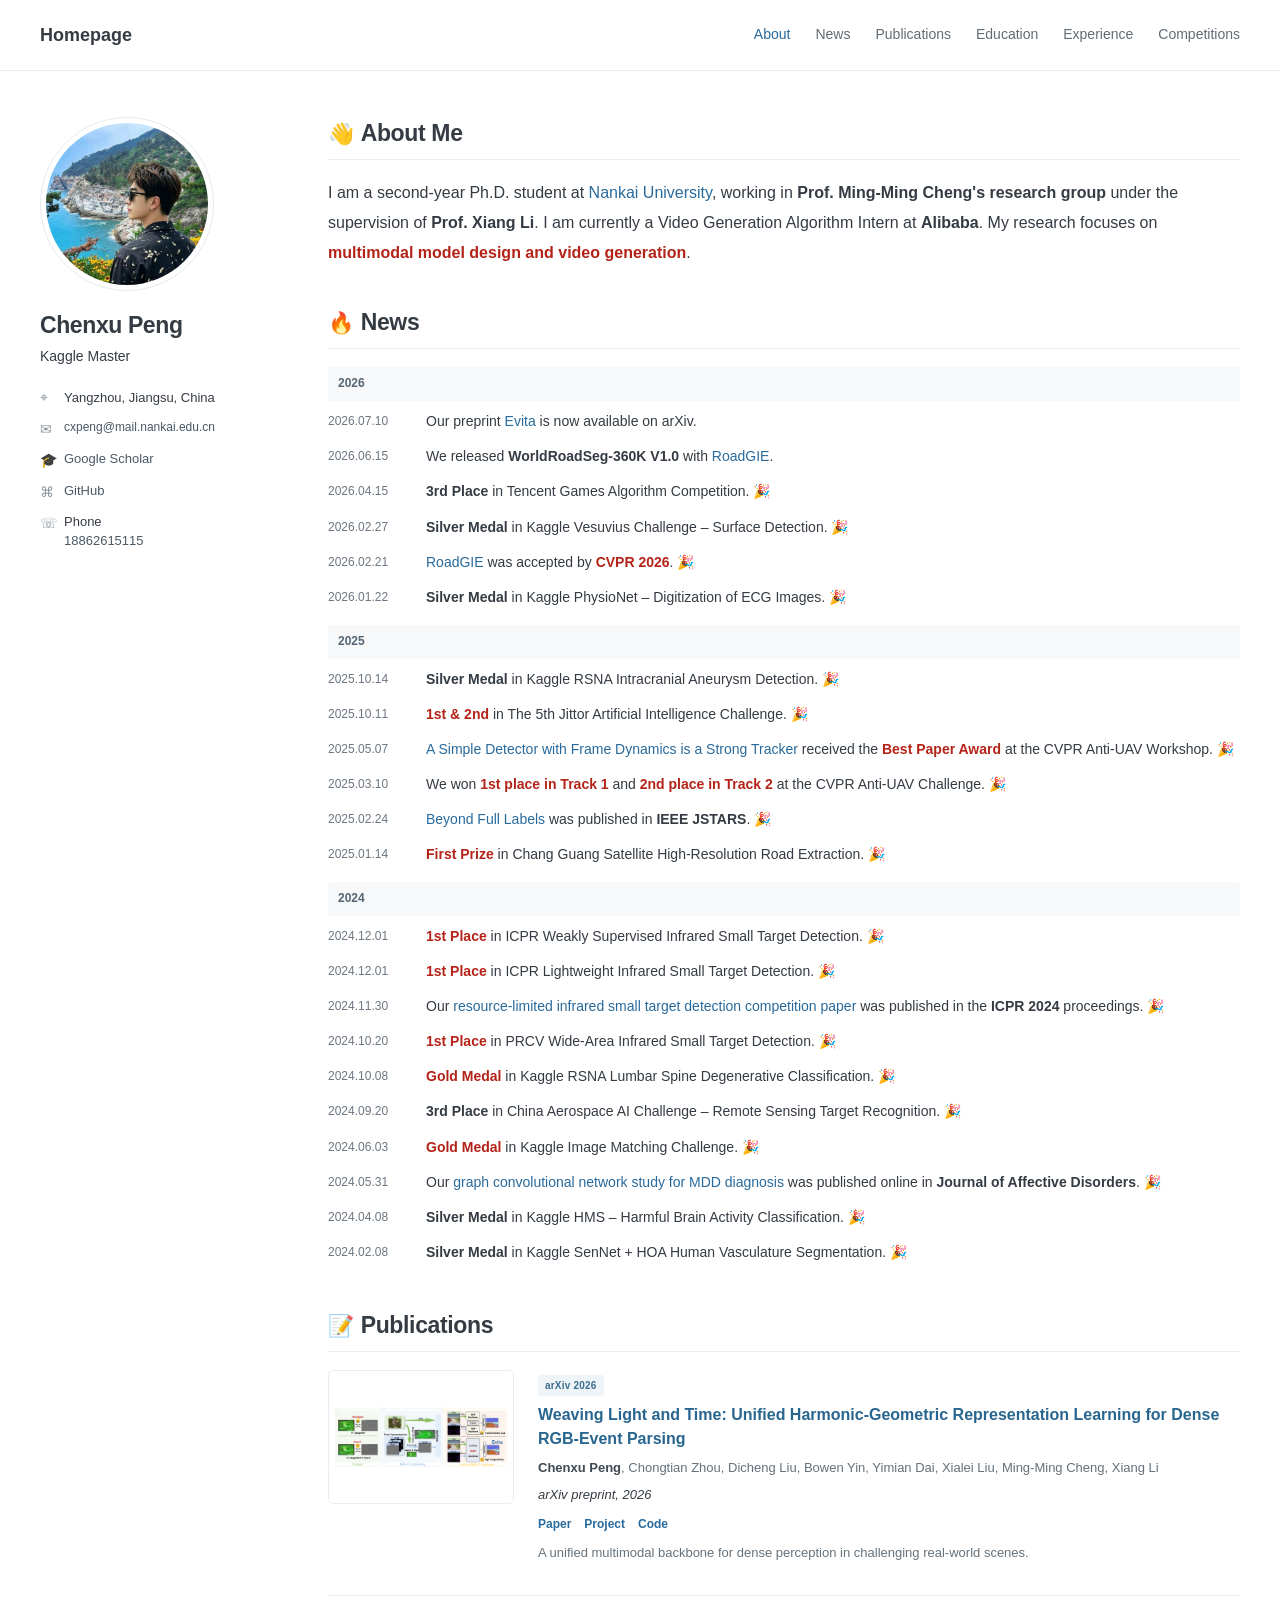
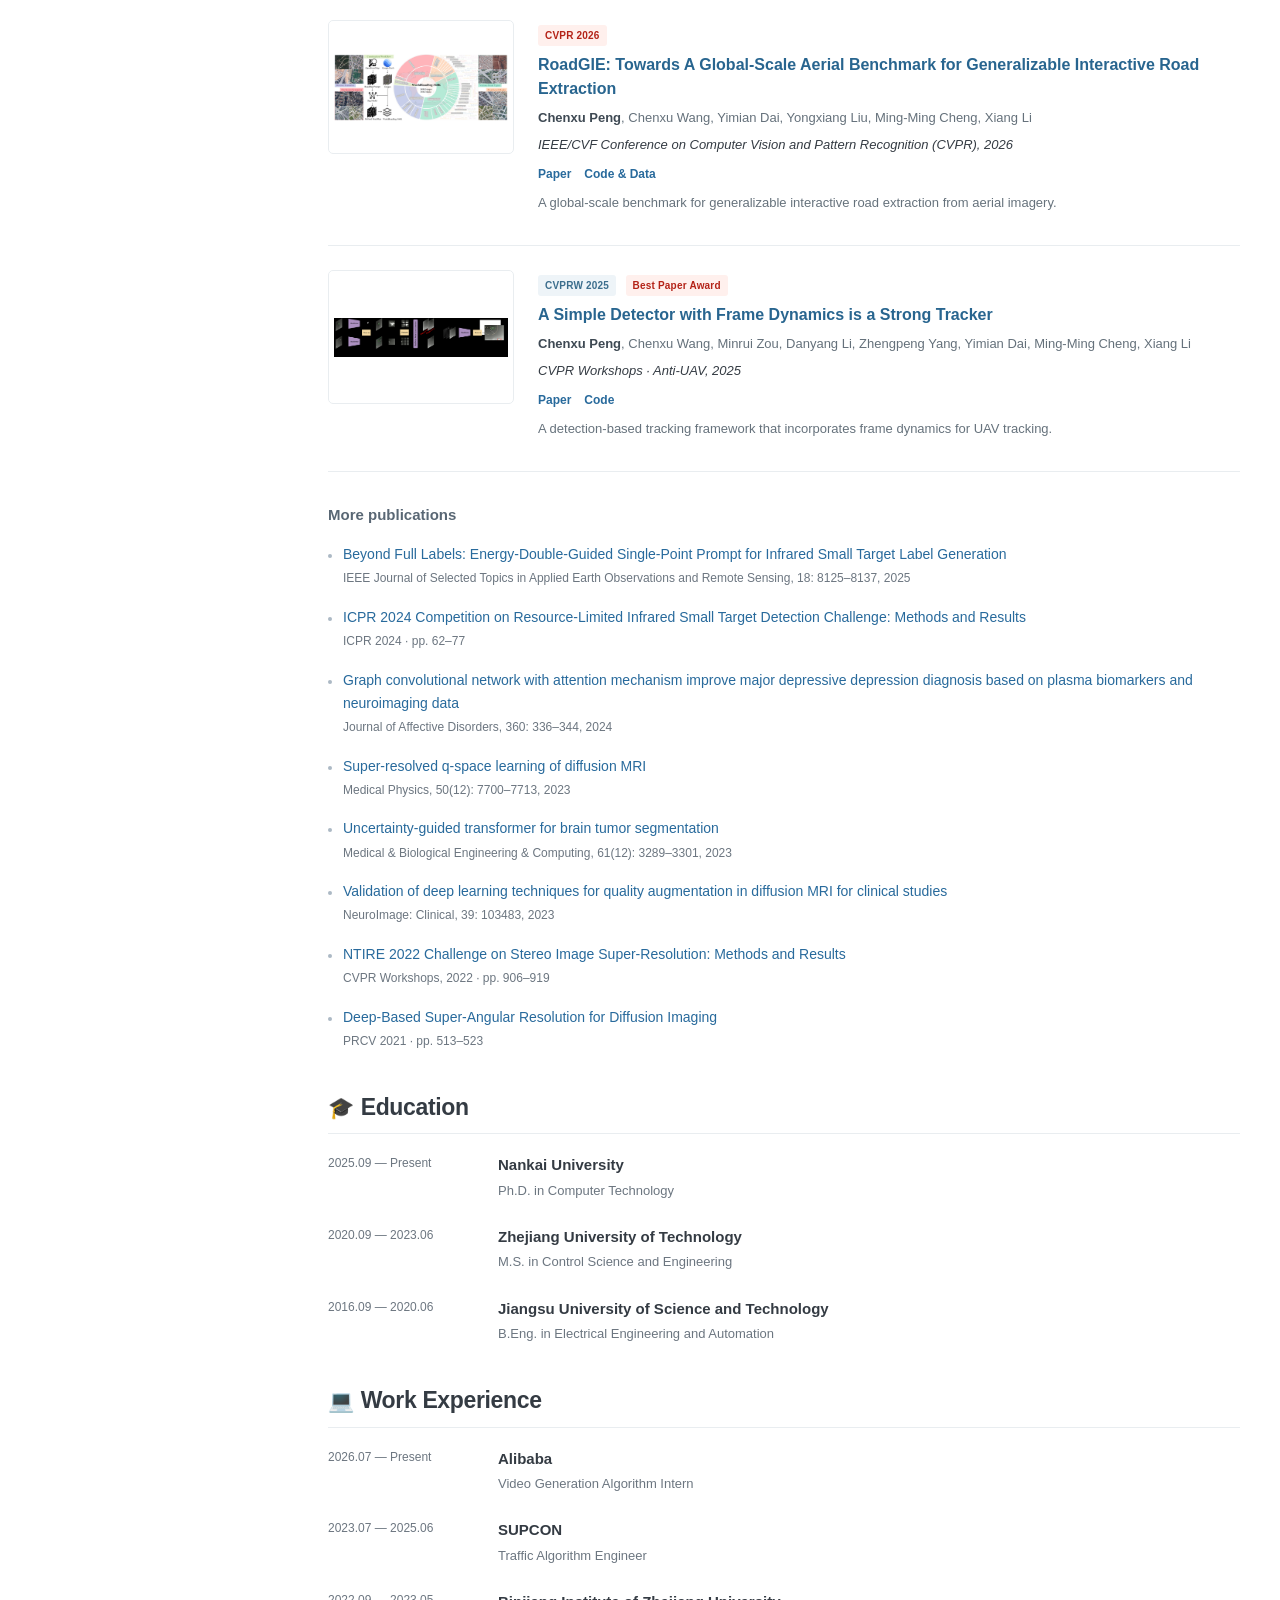
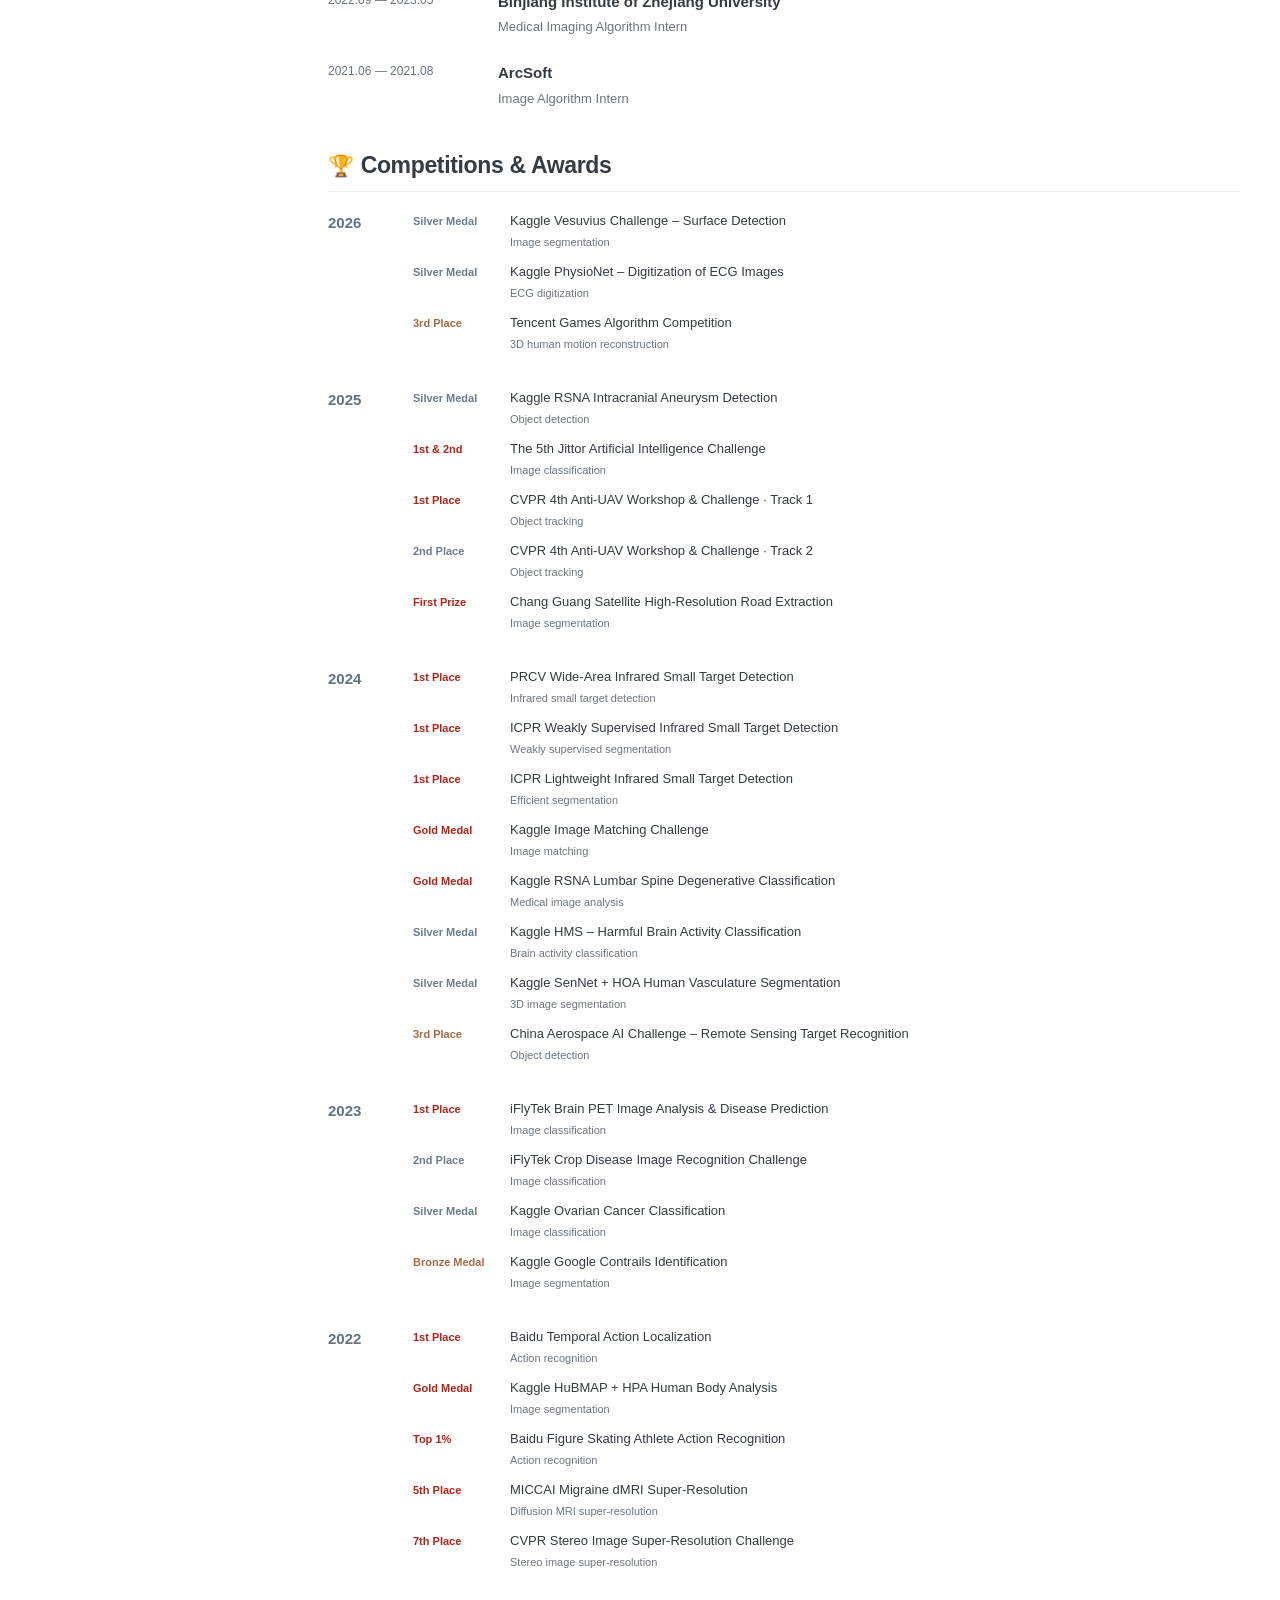
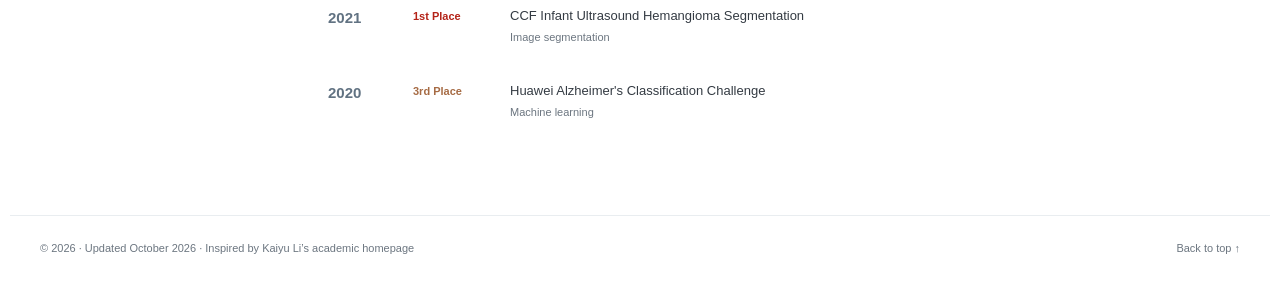
<file: index.html>
<!doctype html>
<html lang="en">
<head>
<meta charset="utf-8">
<meta name="viewport" content="width=device-width, initial-scale=1">
<title>Chenxu Peng | Nankai University</title>
<meta name="description" content="Chenxu Peng, Ph.D. student at Nankai University. Research in multimodal model design and video generation. Publications and competition achievements.">
<meta name="theme-color" content="#ffffff">
<link rel="canonical" href="https://chaineypung.github.io/">
<meta property="og:type" content="profile">
<meta property="og:title" content="Chenxu Peng | Academic Homepage">
<meta property="og:description" content="Ph.D. student at Nankai University · Multimodal Models & Video Generation · Kaggle Master">
<meta property="og:url" content="https://chaineypung.github.io/">
<link rel="icon" href="assets/favicon.svg" type="image/svg+xml">
<link rel="stylesheet" href="assets/style.css">
<script src="assets/main.js" defer>
</script>
<script type="application/ld+json">{"@context": "https://schema.org", "@type": "Person", "name": "Chenxu Peng", "url": "https://chaineypung.github.io/", "image": "https://chaineypung.github.io/assets/images/profile.jpg", "email": "cxpeng@mail.nankai.edu.cn", "affiliation": {"@type": "CollegeOrUniversity", "name": "Nankai University"}, "sameAs": ["https://github.com/chaineypung", "https://scholar.google.com/citations?user=h4orPsUAAAAJ&hl=zh-CN"]}</script>
</head>
<body id="top">
<a class="skip-link" href="#main">Skip to content</a>
<header class="masthead">
<nav class="nav-inner" aria-label="Main navigation">
<a class="brand" href="#top">Homepage</a>
<button class="menu-button" type="button" aria-label="Toggle navigation" aria-expanded="false" aria-controls="main-nav">☰</button>
<div class="nav-links" id="main-nav">
<a href="#about">About</a>
<a href="#news">News</a>
<a href="#publications">Publications</a>
<a href="#education">Education</a>
<a href="#experience">Experience</a>
<a href="#competitions">Competitions</a>
</div>
</nav>
</header>
<div class="layout">
<aside class="profile" aria-label="Personal information">
<img class="portrait" src="assets/images/profile.jpg" width="174" height="174" alt="Chenxu Peng">
<h1>Chenxu Peng </h1>
<p class="profile-description">Kaggle Master</p>
<ul class="profile-links">
<li class="location-item">
<span class="icon" aria-hidden="true">⌖</span>Yangzhou, Jiangsu, China</li>
<li>
<span class="icon" aria-hidden="true">✉</span>
<a class="contact-email" href="mailto:cxpeng@mail.nankai.edu.cn">cxpeng@mail.nankai.edu.cn</a>
</li>
<li>
<span class="icon" aria-hidden="true">🎓</span>
<a href="https://scholar.google.com/citations?user=h4orPsUAAAAJ&amp;hl=zh-CN">Google Scholar</a>
</li>
<li>
<span class="icon" aria-hidden="true">⌘</span>
<a href="https://github.com/chaineypung">GitHub</a>
</li>
<li>
<span class="icon" aria-hidden="true">☏</span>
<span>Phone<br>
<a href="tel:+8618862615115">18862615115</a>
</span>
</li>
</ul>
</aside>
<main class="main-content" id="main">
<section class="section" id="about" aria-labelledby="about-title">
<h2 id="about-title">
<span class="emoji" aria-hidden="true">👋</span>About Me</h2>
<p class="intro">I am a second-year Ph.D. student at <a href="https://www.nankai.edu.cn/">Nankai University</a>, working in <strong>Prof. Ming-Ming Cheng's research group</strong> under the supervision of <strong>Prof. Xiang Li</strong>. I am currently a Video Generation Algorithm Intern at <strong>Alibaba</strong>. My research focuses on <strong class="highlight">multimodal model design and video generation</strong>.</p>
</section>
<section class="section" id="news" aria-labelledby="news-title">
<h2 id="news-title">
<span class="emoji" aria-hidden="true">🔥</span>News</h2>
<ul class="news-list">
<li class="news-year" data-year="2026">2026</li>
<li data-year="2026">
<time datetime="2026-07-10">2026.07.10</time>
<div>Our preprint <a href="https://arxiv.org/abs/2607.09143">Evita</a> is now available on arXiv.</div>
</li>
<li data-year="2026">
<time datetime="2026-06-15">2026.06.15</time>
<div>We released <strong>WorldRoadSeg-360K V1.0</strong> with <a href="https://github.com/chaineypung/RoadGIE">RoadGIE</a>.</div>
</li>
<li data-year="2026">
<time datetime="2026-04-15">2026.04.15</time>
<div>
<span class="news-rank">3rd Place</span> in Tencent Games Algorithm Competition. <span aria-hidden="true">🎉</span>
</div>
</li>
<li data-year="2026">
<time datetime="2026-02-27">2026.02.27</time>
<div>
<span class="news-rank">Silver Medal</span> in Kaggle Vesuvius Challenge – Surface Detection. <span aria-hidden="true">🎉</span>
</div>
</li>
<li data-year="2026">
<time datetime="2026-02-21">2026.02.21</time>
<div>
<a href="https://arxiv.org/abs/2605.26862">RoadGIE</a> was accepted by <strong class="highlight">CVPR 2026</strong>. <span aria-hidden="true">🎉</span>
</div>
</li>
<li data-year="2026">
<time datetime="2026-01-22">2026.01.22</time>
<div>
<span class="news-rank">Silver Medal</span> in Kaggle PhysioNet – Digitization of ECG Images. <span aria-hidden="true">🎉</span>
</div>
</li>
<li class="news-year" data-year="2025">2025</li>
<li data-year="2025">
<time datetime="2025-10-14">2025.10.14</time>
<div>
<span class="news-rank">Silver Medal</span> in Kaggle RSNA Intracranial Aneurysm Detection. <span aria-hidden="true">🎉</span>
</div>
</li>
<li data-year="2025">
<time datetime="2025-10-11">2025.10.11</time>
<div>
<span class="award-text">1st &amp; 2nd</span> in The 5th Jittor Artificial Intelligence Challenge. <span aria-hidden="true">🎉</span>
</div>
</li>
<li data-year="2025">
<time datetime="2025-05-07">2025.05.07</time>
<div>
<a href="https://arxiv.org/abs/2505.04917">A Simple Detector with Frame Dynamics is a Strong Tracker</a> received the <span class="award-text">Best Paper Award</span> at the CVPR Anti-UAV Workshop. <span aria-hidden="true">🎉</span>
</div>
</li>
<li data-year="2025">
<time datetime="2025-03-10">2025.03.10</time>
<div>We won <span class="award-text">1st place in Track 1</span> and <strong class="highlight">2nd place in Track 2</strong> at the CVPR Anti-UAV Challenge. <span aria-hidden="true">🎉</span>
</div>
</li>
<li data-year="2025">
<time datetime="2025-02-24">2025.02.24</time>
<div>
<a href="https://doi.org/10.1109/JSTARS.2025.3545014">Beyond Full Labels</a> was published in <strong>IEEE JSTARS</strong>. <span aria-hidden="true">🎉</span>
</div>
</li>
<li data-year="2025">
<time datetime="2025-01-14">2025.01.14</time>
<div>
<span class="award-text">First Prize</span> in Chang Guang Satellite High-Resolution Road Extraction. <span aria-hidden="true">🎉</span>
</div>
</li>
<li class="news-year" data-year="2024">2024</li>
<li data-year="2024">
<time datetime="2024-12-01">2024.12.01</time>
<div>
<span class="award-text">1st Place</span> in ICPR Weakly Supervised Infrared Small Target Detection. <span aria-hidden="true">🎉</span>
</div>
</li>
<li data-year="2024">
<time datetime="2024-12-01">2024.12.01</time>
<div>
<span class="award-text">1st Place</span> in ICPR Lightweight Infrared Small Target Detection. <span aria-hidden="true">🎉</span>
</div>
</li>
<li data-year="2024">
<time datetime="2024-11-30">2024.11.30</time>
<div>Our <a href="https://link.springer.com/chapter/10.1007/978-3-031-80139-6_5">resource-limited infrared small target detection competition paper</a> was published in the <strong>ICPR 2024</strong> proceedings. <span aria-hidden="true">🎉</span>
</div>
</li>
<li data-year="2024">
<time datetime="2024-10-20">2024.10.20</time>
<div>
<span class="award-text">1st Place</span> in PRCV Wide-Area Infrared Small Target Detection. <span aria-hidden="true">🎉</span>
</div>
</li>
<li data-year="2024">
<time datetime="2024-10-08">2024.10.08</time>
<div>
<span class="award-text">Gold Medal</span> in Kaggle RSNA Lumbar Spine Degenerative Classification. <span aria-hidden="true">🎉</span>
</div>
</li>
<li data-year="2024">
<time datetime="2024-09-20">2024.09.20</time>
<div>
<span class="news-rank">3rd Place</span> in China Aerospace AI Challenge – Remote Sensing Target Recognition. <span aria-hidden="true">🎉</span>
</div>
</li>
<li data-year="2024">
<time datetime="2024-06-03">2024.06.03</time>
<div>
<span class="award-text">Gold Medal</span> in Kaggle Image Matching Challenge. <span aria-hidden="true">🎉</span>
</div>
</li>
<li data-year="2024">
<time datetime="2024-05-31">2024.05.31</time>
<div>Our <a href="https://pubmed.ncbi.nlm.nih.gov/38824965/">graph convolutional network study for MDD diagnosis</a> was published online in <strong>Journal of Affective Disorders</strong>. <span aria-hidden="true">🎉</span>
</div>
</li>
<li data-year="2024">
<time datetime="2024-04-08">2024.04.08</time>
<div>
<span class="news-rank">Silver Medal</span> in Kaggle HMS – Harmful Brain Activity Classification. <span aria-hidden="true">🎉</span>
</div>
</li>
<li data-year="2024">
<time datetime="2024-02-08">2024.02.08</time>
<div>
<span class="news-rank">Silver Medal</span> in Kaggle SenNet + HOA Human Vasculature Segmentation. <span aria-hidden="true">🎉</span>
</div>
</li>
</ul>
</section>
<section class="section" id="publications" aria-labelledby="publications-title">
<h2 id="publications-title">
<span class="emoji" aria-hidden="true">📝</span>Publications</h2>
<article class="publication" id="paper-evita">
<a class="paper-figure" href="https://arxiv.org/abs/2607.09143" aria-label="Read Weaving Light and Time: Unified Harmonic-Geometric Representation Learning for Dense RGB-Event Parsing">
<img src="assets/images/evita.png" alt="Evita: unified harmonic-geometric multimodal representation learning" width="370" height="264" loading="lazy">
</a>
<div>
<span class="tag">arXiv 2026</span>
<h3>
<a href="https://arxiv.org/abs/2607.09143">Weaving Light and Time: Unified Harmonic-Geometric Representation Learning for Dense RGB-Event Parsing</a>
</h3>
<p class="authors">
<strong>Chenxu Peng</strong>, Chongtian Zhou, Dicheng Liu, Bowen Yin, Yimian Dai, Xialei Liu, Ming-Ming Cheng, Xiang Li</p>
<p class="venue">arXiv preprint, 2026</p>
<div class="paper-links">
<a href="https://arxiv.org/abs/2607.09143">Paper</a>
<a href="evita/">Project</a>
<a href="https://github.com/chaineypung/Evita">Code</a>
</div>
<p class="paper-description">A unified multimodal backbone for dense perception in challenging real-world scenes.</p>
</div>
</article>
<article class="publication" id="paper-roadgie">
<a class="paper-figure" href="https://arxiv.org/abs/2605.26862" aria-label="Read RoadGIE: Towards A Global-Scale Aerial Benchmark for Generalizable Interactive Road Extraction">
<img src="assets/images/roadgie.png" alt="RoadGIE global-scale aerial road extraction benchmark" width="370" height="264" loading="lazy">
</a>
<div>
<span class="tag venue-highlight">CVPR 2026</span>
<h3>
<a href="https://arxiv.org/abs/2605.26862">RoadGIE: Towards A Global-Scale Aerial Benchmark for Generalizable Interactive Road Extraction</a>
</h3>
<p class="authors">
<strong>Chenxu Peng</strong>, Chenxu Wang, Yimian Dai, Yongxiang Liu, Ming-Ming Cheng, Xiang Li</p>
<p class="venue">IEEE/CVF Conference on Computer Vision and Pattern Recognition (CVPR), 2026</p>
<div class="paper-links">
<a href="https://arxiv.org/abs/2605.26862">Paper</a>
<a href="https://github.com/chaineypung/RoadGIE">Code &amp; Data</a>
</div>
<p class="paper-description">A global-scale benchmark for generalizable interactive road extraction from aerial imagery.</p>
</div>
</article>
<article class="publication" id="paper-tracker">
<a class="paper-figure" href="https://arxiv.org/abs/2505.04917" aria-label="Read A Simple Detector with Frame Dynamics is a Strong Tracker">
<img src="assets/images/tracker.png" alt="Detector and frame dynamics framework for anti-UAV tracking" width="370" height="264" loading="lazy">
</a>
<div>
<span class="tag">CVPRW 2025</span>
<span class="tag award">Best Paper Award</span>
<h3>
<a href="https://arxiv.org/abs/2505.04917">A Simple Detector with Frame Dynamics is a Strong Tracker</a>
</h3>
<p class="authors">
<strong>Chenxu Peng</strong>, Chenxu Wang, Minrui Zou, Danyang Li, Zhengpeng Yang, Yimian Dai, Ming-Ming Cheng, Xiang Li</p>
<p class="venue">CVPR Workshops · Anti-UAV, 2025</p>
<div class="paper-links">
<a href="https://openaccess.thecvf.com/content/CVPR2025W/Anti-UAV/papers/Peng_A_Simple_Detector_with_Frame_Dynamics_is_a_Strong_Tracker_CVPRW_2025_paper.pdf">Paper</a>
<a href="https://github.com/facias914/A-Simple-Detector-is-a-Strong-Tracker">Code</a>
</div>
<p class="paper-description">A detection-based tracking framework that incorporates frame dynamics for UAV tracking.</p>
</div>
</article>
<h3 class="older-heading">More publications</h3>
<ul class="compact-papers">
<li>
<a href="https://doi.org/10.1109/JSTARS.2025.3545014">Beyond Full Labels: Energy-Double-Guided Single-Point Prompt for Infrared Small Target Label Generation</a>
<span class="compact-meta">IEEE Journal of Selected Topics in Applied Earth Observations and Remote Sensing, 18: 8125–8137, 2025</span>
</li>
<li>
<a href="https://link.springer.com/chapter/10.1007/978-3-031-80139-6_5">ICPR 2024 Competition on Resource-Limited Infrared Small Target Detection Challenge: Methods and Results</a>
<span class="compact-meta">ICPR 2024 · pp. 62–77</span>
</li>
<li>
<a href="https://pubmed.ncbi.nlm.nih.gov/38824965/">Graph convolutional network with attention mechanism improve major depressive depression diagnosis based on plasma biomarkers and neuroimaging data</a>
<span class="compact-meta">Journal of Affective Disorders, 360: 336–344, 2024</span>
</li>
<li>
<a href="https://pubmed.ncbi.nlm.nih.gov/37219814/">Super-resolved q-space learning of diffusion MRI</a>
<span class="compact-meta">Medical Physics, 50(12): 7700–7713, 2023</span>
</li>
<li>
<a href="https://pubmed.ncbi.nlm.nih.gov/37665558/">Uncertainty-guided transformer for brain tumor segmentation</a>
<span class="compact-meta">Medical &amp; Biological Engineering &amp; Computing, 61(12): 3289–3301, 2023</span>
</li>
<li>
<a href="https://pubmed.ncbi.nlm.nih.gov/37572514/">Validation of deep learning techniques for quality augmentation in diffusion MRI for clinical studies</a>
<span class="compact-meta">NeuroImage: Clinical, 39: 103483, 2023</span>
</li>
<li>
<a href="https://openaccess.thecvf.com/content/CVPR2022W/NTIRE/html/Wang_NTIRE_2022_Challenge_on_Stereo_Image_Super-Resolution_Methods_and_Results_CVPRW_2022_paper.html">NTIRE 2022 Challenge on Stereo Image Super-Resolution: Methods and Results</a>
<span class="compact-meta">CVPR Workshops, 2022 · pp. 906–919</span>
</li>
<li>
<a href="https://doi.org/10.1007/978-3-030-88010-1_43">Deep-Based Super-Angular Resolution for Diffusion Imaging</a>
<span class="compact-meta">PRCV 2021 · pp. 513–523</span>
</li>
</ul>
</section>
<section class="section" id="education" aria-labelledby="education-title">
<h2 id="education-title">
<span class="emoji" aria-hidden="true">🎓</span>Education</h2>
<ul class="timeline">
<li>
<time>2025.09 — Present</time>
<div>
<h3>Nankai University</h3>
<p>Ph.D. in Computer Technology</p>
</div>
</li>
<li>
<time>2020.09 — 2023.06</time>
<div>
<h3>Zhejiang University of Technology</h3>
<p>M.S. in Control Science and Engineering</p>
</div>
</li>
<li>
<time>2016.09 — 2020.06</time>
<div>
<h3>Jiangsu University of Science and Technology</h3>
<p>B.Eng. in Electrical Engineering and Automation</p>
</div>
</li>
</ul>
</section>
<section class="section" id="experience" aria-labelledby="experience-title">
<h2 id="experience-title">
<span class="emoji" aria-hidden="true">💻</span>Work Experience</h2>
<ul class="timeline">
<li>
<time>2026.07 — Present</time>
<div>
<h3>Alibaba</h3>
<p>Video Generation Algorithm Intern</p>
</div>
</li>
<li>
<time>2023.07 — 2025.06</time>
<div>
<h3>SUPCON</h3>
<p>Traffic Algorithm Engineer</p>
</div>
</li>
<li>
<time>2022.09 — 2023.05</time>
<div>
<h3>Binjiang Institute of Zhejiang University</h3>
<p>Medical Imaging Algorithm Intern</p>
</div>
</li>
<li>
<time>2021.06 — 2021.08</time>
<div>
<h3>ArcSoft</h3>
<p>Image Algorithm Intern</p>
</div>
</li>
</ul>
</section>
<section class="section" id="competitions" aria-labelledby="competitions-title">
<h2 id="competitions-title">
<span class="emoji" aria-hidden="true">🏆</span>Competitions & Awards</h2>
<div class="competition-year">
<h3>2026</h3>
<ul class="competition-list">
<li>
<span class="rank silver">Silver Medal</span>
<div>Kaggle Vesuvius Challenge – Surface Detection<span class="competition-topic">Image segmentation</span>
</div>
</li>
<li>
<span class="rank silver">Silver Medal</span>
<div>Kaggle PhysioNet – Digitization of ECG Images<span class="competition-topic">ECG digitization</span>
</div>
</li>
<li>
<span class="rank bronze">3rd Place</span>
<div>Tencent Games Algorithm Competition<span class="competition-topic">3D human motion reconstruction</span>
</div>
</li>
</ul>
</div>
<div class="competition-year">
<h3>2025</h3>
<ul class="competition-list">
<li>
<span class="rank silver">Silver Medal</span>
<div>Kaggle RSNA Intracranial Aneurysm Detection<span class="competition-topic">Object detection</span>
</div>
</li>
<li>
<span class="rank">1st &amp; 2nd</span>
<div>The 5th Jittor Artificial Intelligence Challenge<span class="competition-topic">Image classification</span>
</div>
</li>
<li>
<span class="rank">1st Place</span>
<div>CVPR 4th Anti-UAV Workshop &amp; Challenge · Track 1<span class="competition-topic">Object tracking</span>
</div>
</li>
<li>
<span class="rank silver">2nd Place</span>
<div>CVPR 4th Anti-UAV Workshop &amp; Challenge · Track 2<span class="competition-topic">Object tracking</span>
</div>
</li>
<li>
<span class="rank">First Prize</span>
<div>Chang Guang Satellite High-Resolution Road Extraction<span class="competition-topic">Image segmentation</span>
</div>
</li>
</ul>
</div>
<div class="competition-year">
<h3>2024</h3>
<ul class="competition-list">
<li>
<span class="rank">1st Place</span>
<div>PRCV Wide-Area Infrared Small Target Detection<span class="competition-topic">Infrared small target detection</span>
</div>
</li>
<li>
<span class="rank">1st Place</span>
<div>ICPR Weakly Supervised Infrared Small Target Detection<span class="competition-topic">Weakly supervised segmentation</span>
</div>
</li>
<li>
<span class="rank">1st Place</span>
<div>ICPR Lightweight Infrared Small Target Detection<span class="competition-topic">Efficient segmentation</span>
</div>
</li>
<li>
<span class="rank">Gold Medal</span>
<div>Kaggle Image Matching Challenge<span class="competition-topic">Image matching</span>
</div>
</li>
<li>
<span class="rank">Gold Medal</span>
<div>Kaggle RSNA Lumbar Spine Degenerative Classification<span class="competition-topic">Medical image analysis</span>
</div>
</li>
<li>
<span class="rank silver">Silver Medal</span>
<div>Kaggle HMS – Harmful Brain Activity Classification<span class="competition-topic">Brain activity classification</span>
</div>
</li>
<li>
<span class="rank silver">Silver Medal</span>
<div>Kaggle SenNet + HOA Human Vasculature Segmentation<span class="competition-topic">3D image segmentation</span>
</div>
</li>
<li>
<span class="rank bronze">3rd Place</span>
<div>China Aerospace AI Challenge – Remote Sensing Target Recognition<span class="competition-topic">Object detection</span>
</div>
</li>
</ul>
</div>
<div class="competition-year">
<h3>2023</h3>
<ul class="competition-list">
<li>
<span class="rank">1st Place</span>
<div>iFlyTek Brain PET Image Analysis &amp; Disease Prediction<span class="competition-topic">Image classification</span>
</div>
</li>
<li>
<span class="rank silver">2nd Place</span>
<div>iFlyTek Crop Disease Image Recognition Challenge<span class="competition-topic">Image classification</span>
</div>
</li>
<li>
<span class="rank silver">Silver Medal</span>
<div>Kaggle Ovarian Cancer Classification<span class="competition-topic">Image classification</span>
</div>
</li>
<li>
<span class="rank bronze">Bronze Medal</span>
<div>Kaggle Google Contrails Identification<span class="competition-topic">Image segmentation</span>
</div>
</li>
</ul>
</div>
<div class="competition-year">
<h3>2022</h3>
<ul class="competition-list">
<li>
<span class="rank">1st Place</span>
<div>Baidu Temporal Action Localization<span class="competition-topic">Action recognition</span>
</div>
</li>
<li>
<span class="rank">Gold Medal</span>
<div>Kaggle HuBMAP + HPA Human Body Analysis<span class="competition-topic">Image segmentation</span>
</div>
</li>
<li>
<span class="rank">Top 1%</span>
<div>Baidu Figure Skating Athlete Action Recognition<span class="competition-topic">Action recognition</span>
</div>
</li>
<li>
<span class="rank">5th Place</span>
<div>MICCAI Migraine dMRI Super-Resolution<span class="competition-topic">Diffusion MRI super-resolution</span>
</div>
</li>
<li>
<span class="rank">7th Place</span>
<div>CVPR Stereo Image Super-Resolution Challenge<span class="competition-topic">Stereo image super-resolution</span>
</div>
</li>
</ul>
</div>
<div class="competition-year">
<h3>2021</h3>
<ul class="competition-list">
<li>
<span class="rank">1st Place</span>
<div>CCF Infant Ultrasound Hemangioma Segmentation<span class="competition-topic">Image segmentation</span>
</div>
</li>
</ul>
</div>
<div class="competition-year">
<h3>2020</h3>
<ul class="competition-list">
<li>
<span class="rank bronze">3rd Place</span>
<div>Huawei Alzheimer&#x27;s Classification Challenge<span class="competition-topic">Machine learning</span>
</div>
</li>
</ul>
</div>
</section>
</main>
</div>
<footer class="footer">
<span>© 2026 · Updated October 2026 · Inspired by <a href="https://likyoo.github.io/">Kaiyu Li’s academic homepage</a>
</span>
<a class="back-top" href="#top">Back to top ↑</a>
</footer>
</body>
</html>
</file>
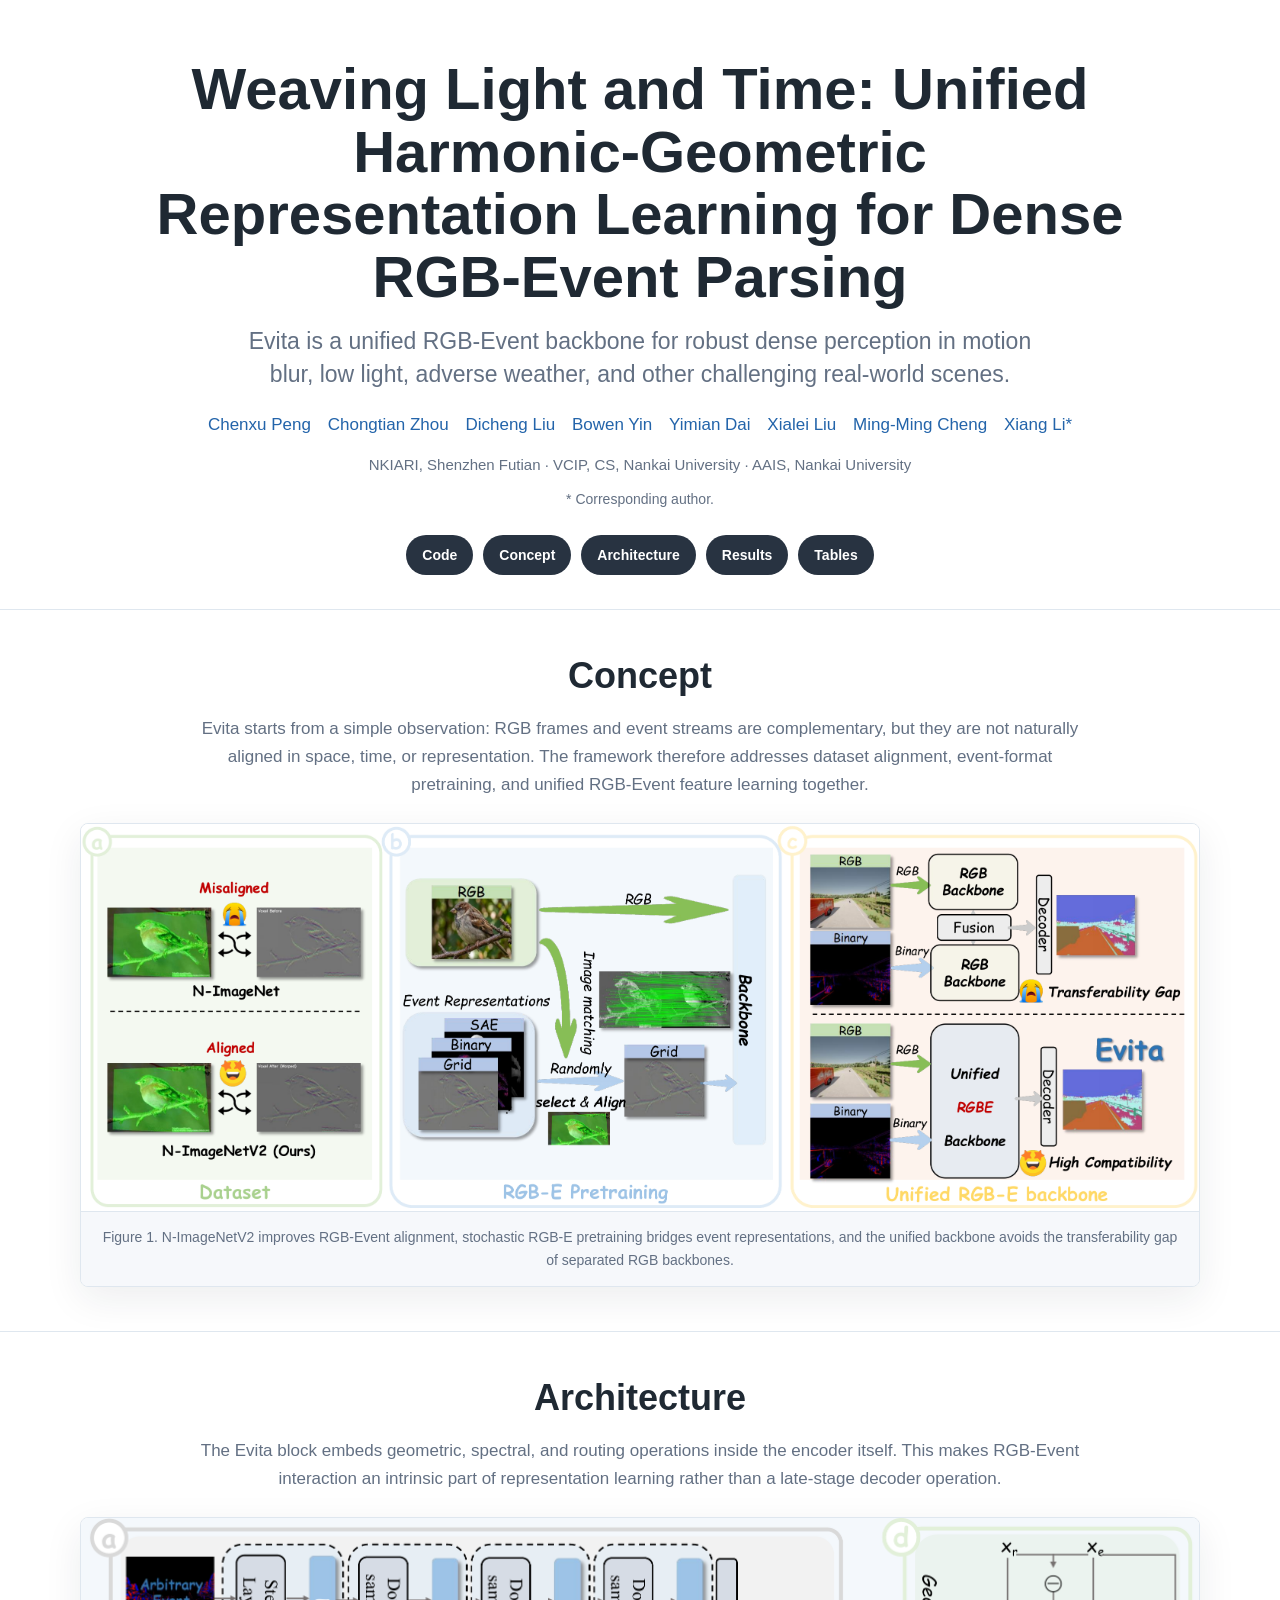
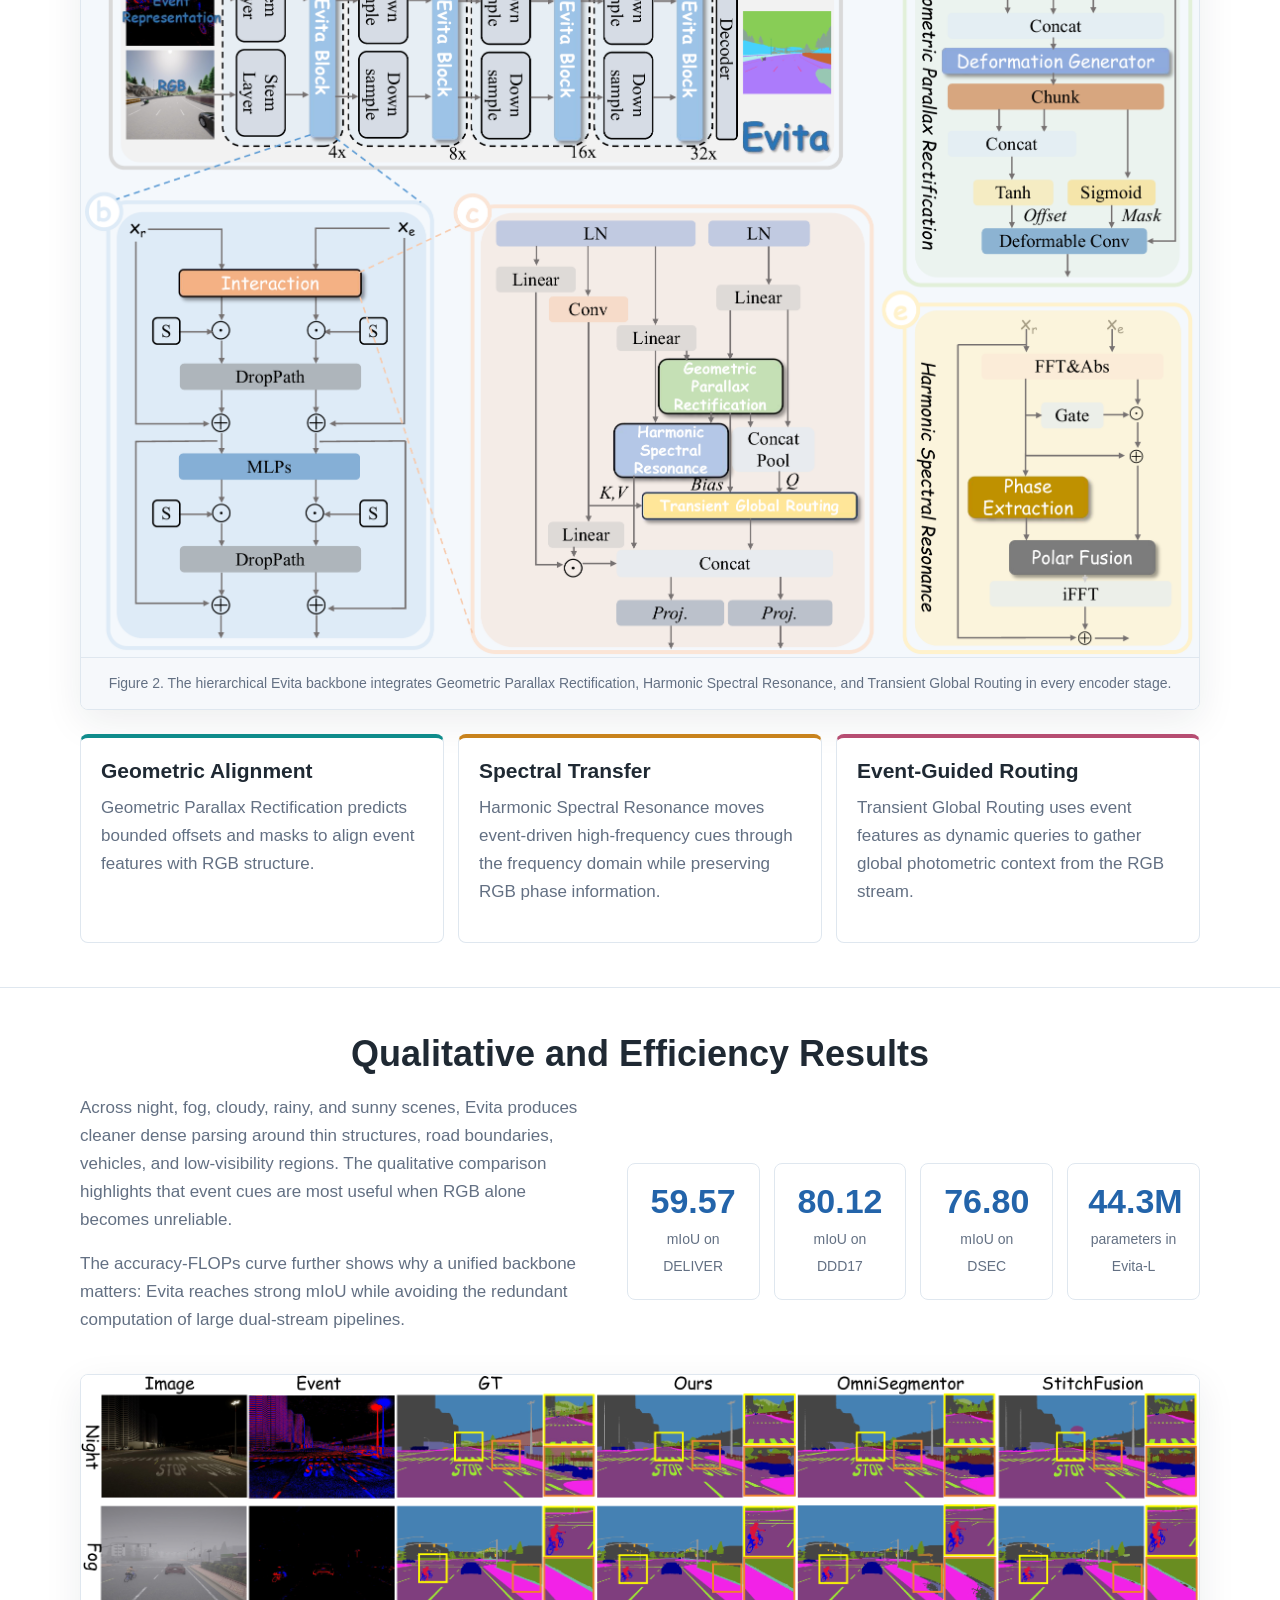
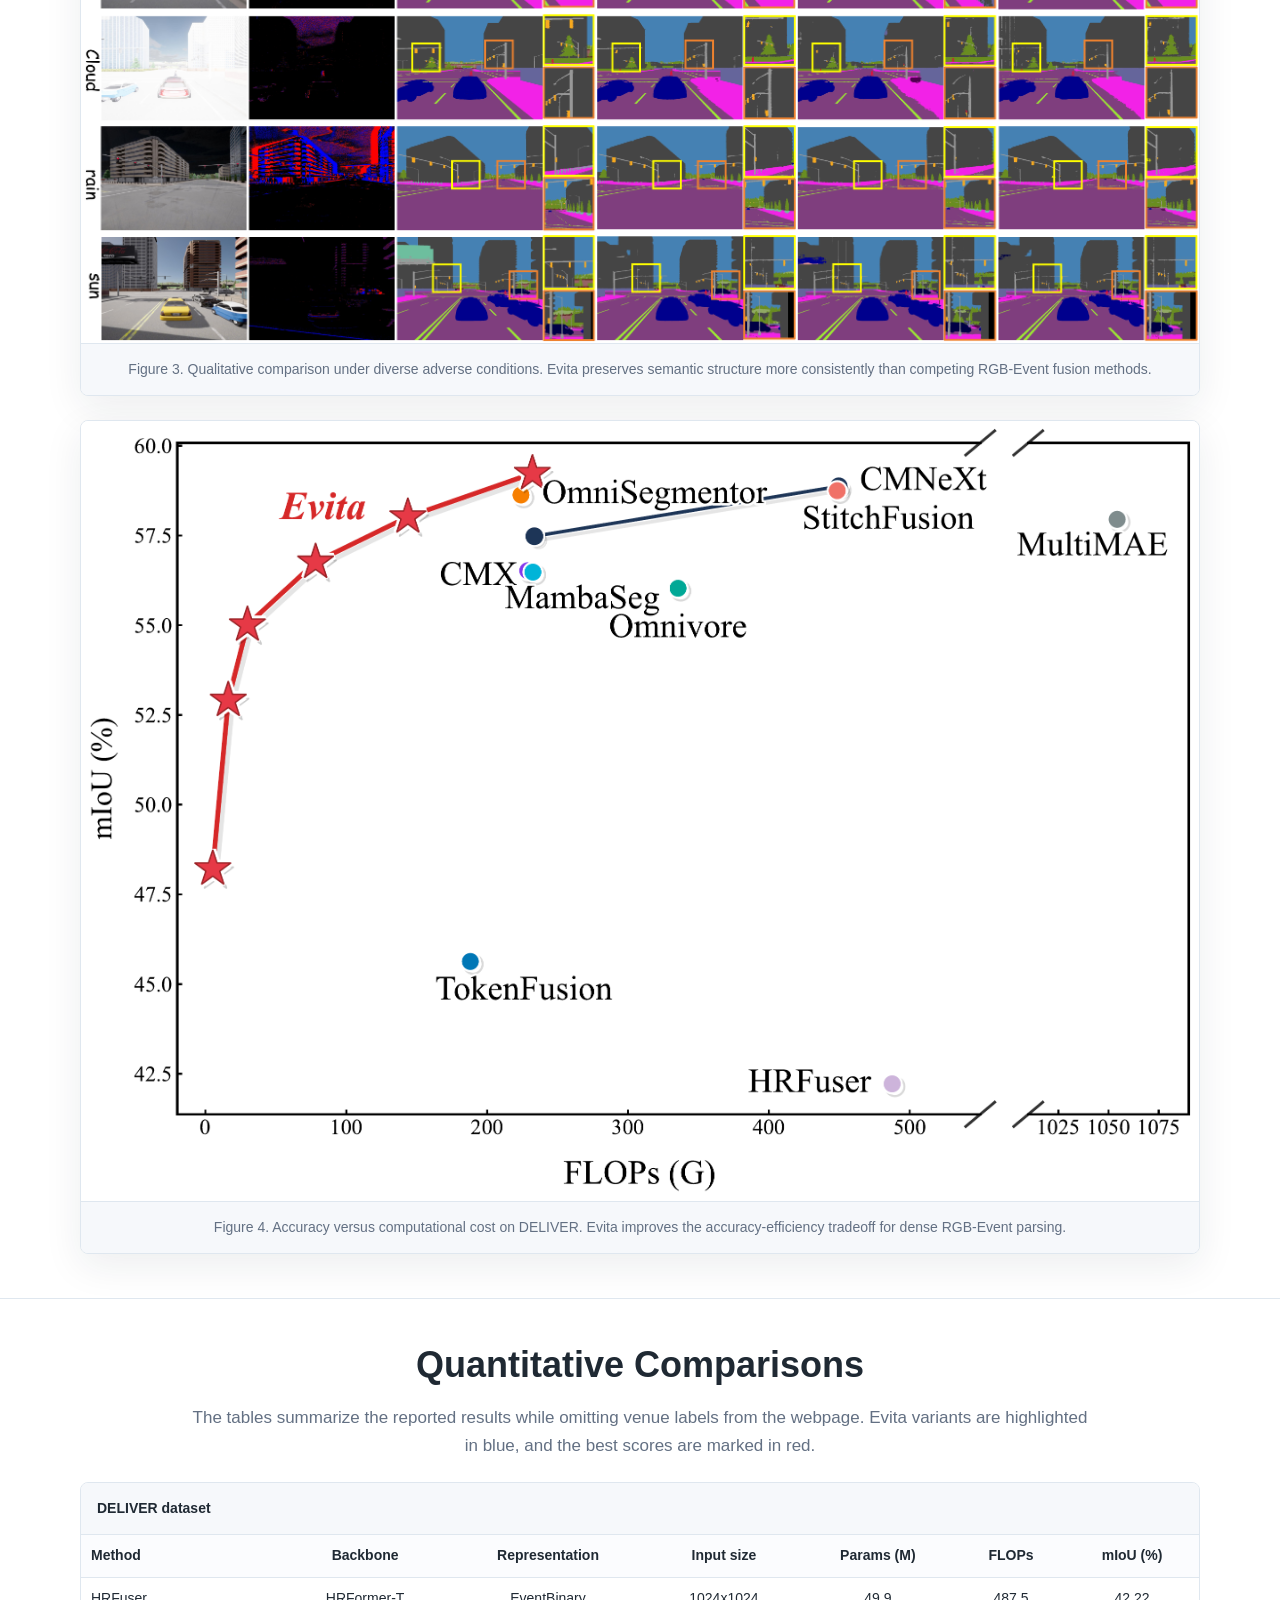
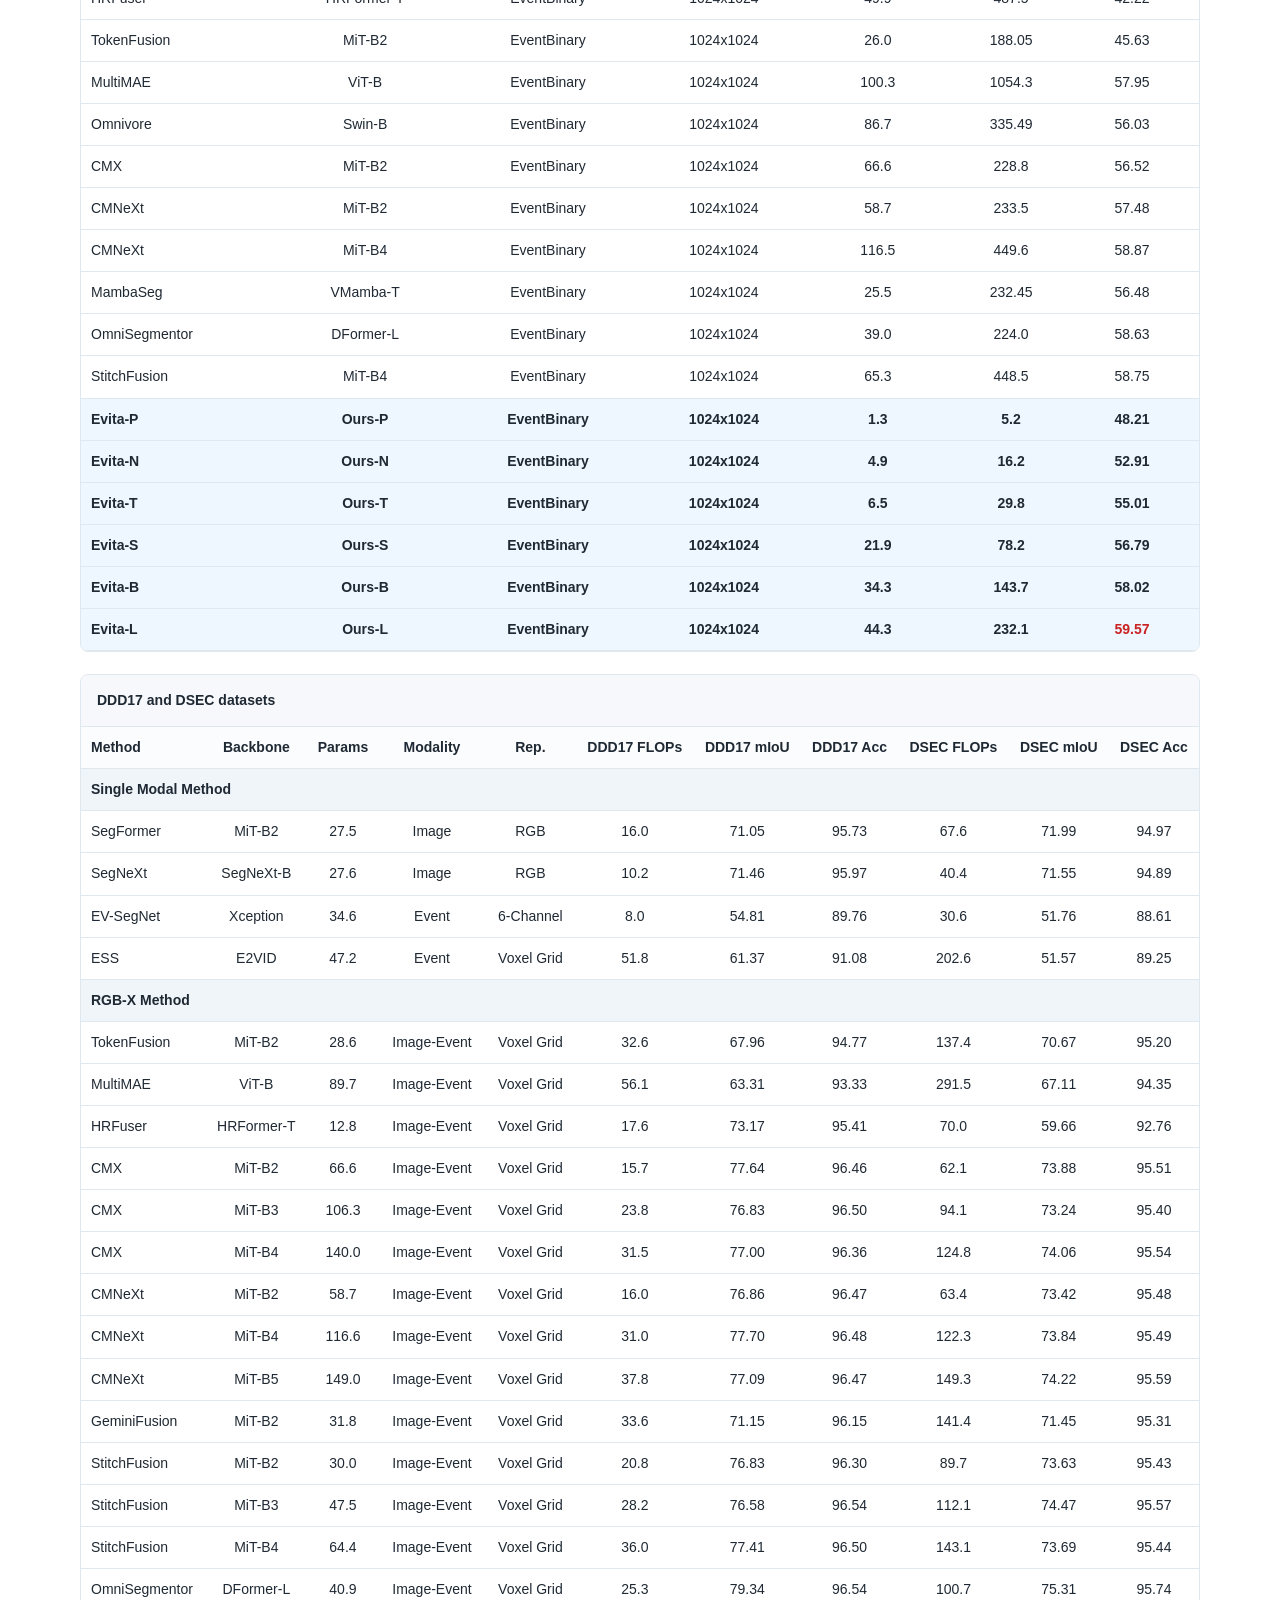
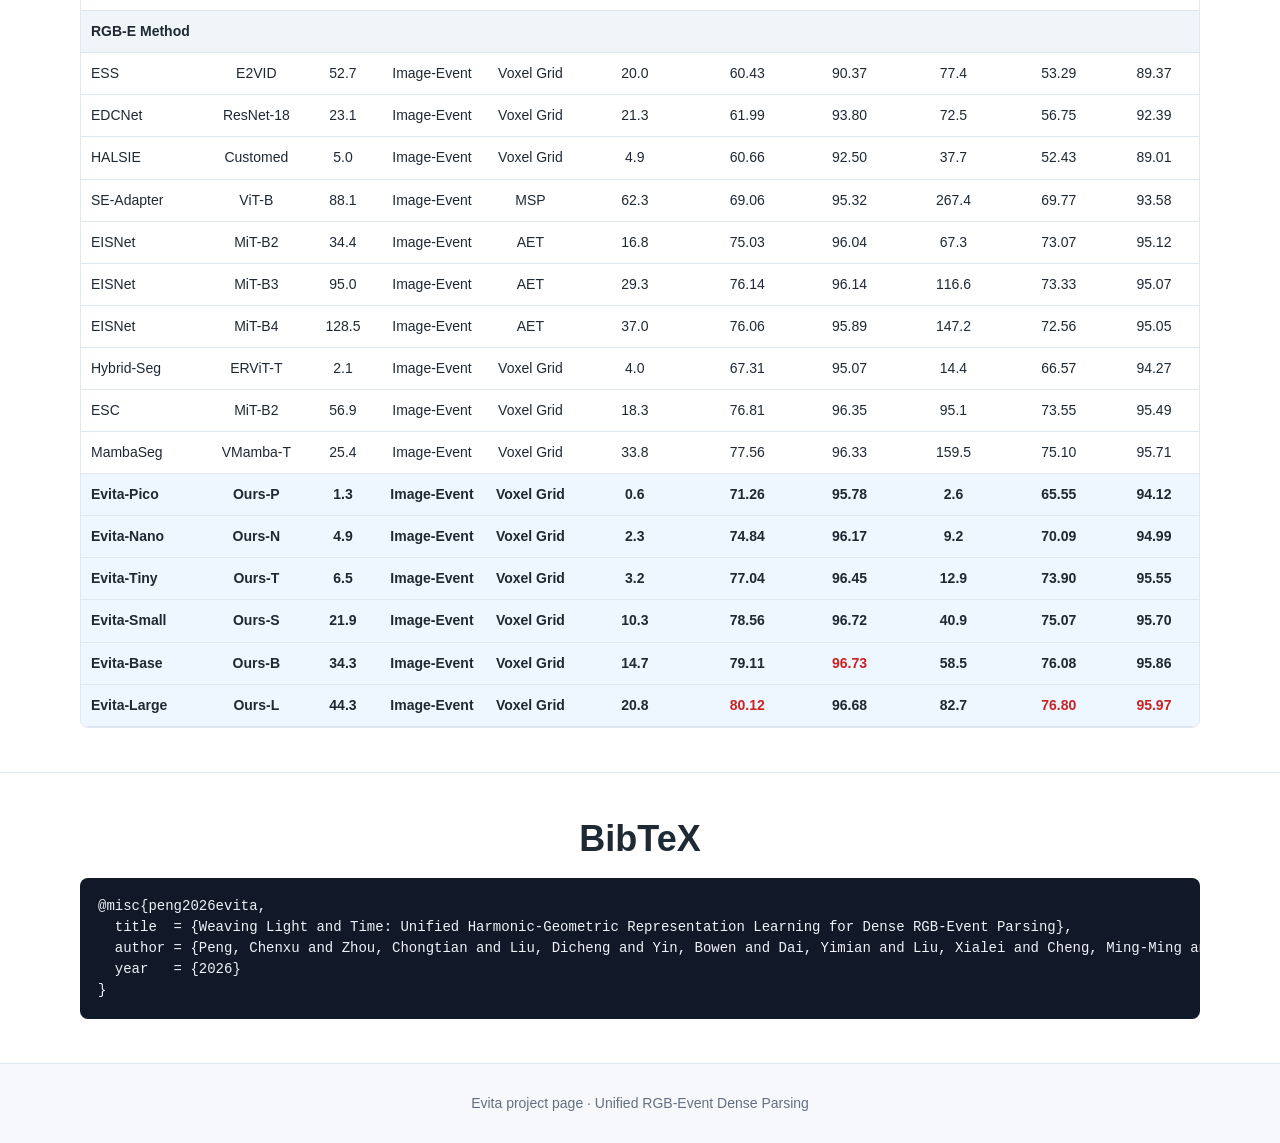
<file: evita/index.html>
<!doctype html>
<html lang="en">
<head>
  <meta charset="utf-8">
  <meta name="viewport" content="width=device-width, initial-scale=1">
  <meta name="description" content="Evita is a unified RGB-Event backbone for dense parsing, designed for robust perception under motion, low light, and adverse weather.">
  <title>Evita | Unified RGB-Event Dense Parsing</title>
  <style>
    :root {
      --ink: #1f2933;
      --muted: #637083;
      --light: #f6f8fb;
      --line: #dfe7ef;
      --blue: #2364aa;
      --teal: #108c8c;
      --gold: #c9831d;
      --rose: #b64d72;
      --max: 1120px;
      --radius: 8px;
    }

    * { box-sizing: border-box; }
    html { scroll-behavior: smooth; }

    body {
      margin: 0;
      color: var(--ink);
      background: #ffffff;
      font-family: Inter, -apple-system, BlinkMacSystemFont, "Segoe UI", Arial, sans-serif;
      line-height: 1.65;
    }

    a { color: var(--blue); text-decoration: none; }
    a:hover { text-decoration: underline; }

    .container {
      width: min(var(--max), calc(100% - 36px));
      margin: 0 auto;
    }

    header {
      padding: 58px 0 34px;
      text-align: center;
      border-bottom: 1px solid var(--line);
      background: #ffffff;
    }

    h1 {
      margin: 0 auto 16px;
      max-width: 980px;
      font-size: clamp(34px, 5vw, 58px);
      line-height: 1.08;
      letter-spacing: 0;
      font-weight: 800;
    }

    .subtitle {
      margin: 0 auto 20px;
      max-width: 820px;
      color: var(--muted);
      font-size: clamp(18px, 2.2vw, 23px);
      line-height: 1.45;
    }

    .authors {
      margin: 20px auto 8px;
      max-width: 920px;
      color: var(--blue);
      font-size: 17px;
    }

    .authors span {
      display: inline-block;
      margin: 0 6px 6px;
    }

    .affiliations {
      margin: 0 auto 24px;
      max-width: 820px;
      color: var(--muted);
      font-size: 15px;
    }

    .corresponding {
      margin: -14px auto 24px;
      color: var(--muted);
      font-size: 14px;
    }

    .buttons {
      display: flex;
      flex-wrap: wrap;
      justify-content: center;
      gap: 10px;
      margin-top: 22px;
    }

    .button {
      display: inline-flex;
      align-items: center;
      justify-content: center;
      min-height: 40px;
      padding: 0 16px;
      border-radius: 999px;
      background: #283341;
      color: #ffffff;
      font-size: 14px;
      font-weight: 700;
    }

    .button:hover {
      text-decoration: none;
      background: #111827;
    }

    section {
      padding: 44px 0;
      border-bottom: 1px solid var(--line);
    }

    h2 {
      margin: 0 0 18px;
      text-align: center;
      font-size: clamp(26px, 3vw, 36px);
      line-height: 1.2;
    }

    h3 {
      margin: 0 0 10px;
      font-size: 21px;
      line-height: 1.25;
    }

    p {
      margin: 0 0 16px;
      color: var(--muted);
      font-size: 17px;
    }

    .center-text {
      max-width: 900px;
      margin: 0 auto 22px;
      text-align: center;
    }

    .figure-card {
      margin: 24px 0 0;
      border: 1px solid var(--line);
      border-radius: var(--radius);
      overflow: hidden;
      background: #ffffff;
      box-shadow: 0 12px 38px rgba(31, 41, 51, 0.08);
    }

    .figure-card img {
      display: block;
      width: 100%;
      height: auto;
    }

    .caption {
      margin: 0;
      padding: 14px 18px;
      color: var(--muted);
      background: var(--light);
      border-top: 1px solid var(--line);
      font-size: 14px;
      text-align: center;
    }

    .split {
      display: grid;
      grid-template-columns: 0.95fr 1.05fr;
      gap: 28px;
      align-items: center;
    }

    .notes {
      display: grid;
      grid-template-columns: repeat(3, minmax(0, 1fr));
      gap: 14px;
      margin-top: 24px;
    }

    .note,
    .metric {
      border: 1px solid var(--line);
      border-radius: var(--radius);
      background: #ffffff;
      padding: 20px;
    }

    .note {
      border-top: 4px solid var(--teal);
    }

    .note:nth-child(2) { border-top-color: var(--gold); }
    .note:nth-child(3) { border-top-color: var(--rose); }

    .metrics {
      display: grid;
      grid-template-columns: repeat(4, minmax(0, 1fr));
      gap: 14px;
      margin: 28px 0 8px;
    }

    .metric {
      text-align: center;
    }

    .metric strong {
      display: block;
      margin-bottom: 8px;
      color: var(--blue);
      font-size: 34px;
      line-height: 1;
    }

    .metric span {
      color: var(--muted);
      font-size: 14px;
    }

    .table-wrap {
      margin-top: 22px;
      overflow-x: auto;
      border: 1px solid var(--line);
      border-radius: var(--radius);
      background: #ffffff;
    }

    table {
      width: 100%;
      min-width: 980px;
      border-collapse: collapse;
      font-size: 14px;
    }

    caption {
      padding: 14px 16px;
      text-align: left;
      color: var(--ink);
      font-weight: 800;
      background: var(--light);
      border-bottom: 1px solid var(--line);
    }

    th,
    td {
      padding: 9px 10px;
      border-bottom: 1px solid var(--line);
      text-align: center;
      white-space: nowrap;
    }

    th:first-child,
    td:first-child {
      text-align: left;
    }

    thead th {
      color: var(--ink);
      background: #fbfcfe;
      font-weight: 800;
    }

    tbody tr.group td {
      color: var(--ink);
      background: #f0f5fa;
      font-weight: 800;
      text-align: left;
    }

    tbody tr.evita {
      background: #eef6ff;
      font-weight: 750;
    }

    .best {
      color: #c92323;
      font-weight: 900;
    }

    pre {
      margin: 18px 0 0;
      padding: 18px;
      overflow-x: auto;
      border-radius: var(--radius);
      background: #111827;
      color: #eef2f7;
      font-size: 14px;
      line-height: 1.5;
    }

    footer {
      padding: 28px 0;
      color: var(--muted);
      text-align: center;
      background: var(--light);
      font-size: 14px;
    }

    @media (max-width: 860px) {
      header { padding-top: 40px; }
      .split,
      .notes,
      .metrics { grid-template-columns: 1fr; }
      .center-text { text-align: left; }
      section { padding: 34px 0; }
    }
  </style>
</head>
<body>
  <header>
    <div class="container">
      <h1>Weaving Light and Time: Unified Harmonic-Geometric Representation Learning for Dense RGB-Event Parsing</h1>
      <p class="subtitle">Evita is a unified RGB-Event backbone for robust dense perception in motion blur, low light, adverse weather, and other challenging real-world scenes.</p>

      <div class="authors" aria-label="Authors">
        <span>Chenxu Peng</span>
        <span>Chongtian Zhou</span>
        <span>Dicheng Liu</span>
        <span>Bowen Yin</span>
        <span>Yimian Dai</span>
        <span>Xialei Liu</span>
        <span>Ming-Ming Cheng</span>
        <span>Xiang Li*</span>
      </div>
      <div class="affiliations">NKIARI, Shenzhen Futian · VCIP, CS, Nankai University · AAIS, Nankai University</div>
      <div class="corresponding">* Corresponding author.</div>

      <div class="buttons">
        <a class="button" href="https://github.com/chaineypung/Evita" target="_blank" rel="noreferrer">Code</a>
        <a class="button" href="#concept">Concept</a>
        <a class="button" href="#architecture">Architecture</a>
        <a class="button" href="#results">Results</a>
        <a class="button" href="#tables">Tables</a>
      </div>
    </div>
  </header>

  <main>
    <section id="concept">
      <div class="container">
        <h2>Concept</h2>
        <p class="center-text">Evita starts from a simple observation: RGB frames and event streams are complementary, but they are not naturally aligned in space, time, or representation. The framework therefore addresses dataset alignment, event-format pretraining, and unified RGB-Event feature learning together.</p>
        <figure class="figure-card">
          <img src="evita-assets/fig1.png" alt="Evita concept overview">
          <figcaption class="caption">Figure 1. N-ImageNetV2 improves RGB-Event alignment, stochastic RGB-E pretraining bridges event representations, and the unified backbone avoids the transferability gap of separated RGB backbones.</figcaption>
        </figure>
      </div>
    </section>

    <section id="architecture">
      <div class="container">
        <h2>Architecture</h2>
        <p class="center-text">The Evita block embeds geometric, spectral, and routing operations inside the encoder itself. This makes RGB-Event interaction an intrinsic part of representation learning rather than a late-stage decoder operation.</p>
        <figure class="figure-card">
          <img src="evita-assets/fig3.png" alt="Evita architecture and block design">
          <figcaption class="caption">Figure 2. The hierarchical Evita backbone integrates Geometric Parallax Rectification, Harmonic Spectral Resonance, and Transient Global Routing in every encoder stage.</figcaption>
        </figure>

        <div class="notes">
          <article class="note">
            <h3>Geometric Alignment</h3>
            <p>Geometric Parallax Rectification predicts bounded offsets and masks to align event features with RGB structure.</p>
          </article>
          <article class="note">
            <h3>Spectral Transfer</h3>
            <p>Harmonic Spectral Resonance moves event-driven high-frequency cues through the frequency domain while preserving RGB phase information.</p>
          </article>
          <article class="note">
            <h3>Event-Guided Routing</h3>
            <p>Transient Global Routing uses event features as dynamic queries to gather global photometric context from the RGB stream.</p>
          </article>
        </div>
      </div>
    </section>

    <section id="results">
      <div class="container">
        <h2>Qualitative and Efficiency Results</h2>
        <div class="split">
          <div>
            <p>Across night, fog, cloudy, rainy, and sunny scenes, Evita produces cleaner dense parsing around thin structures, road boundaries, vehicles, and low-visibility regions. The qualitative comparison highlights that event cues are most useful when RGB alone becomes unreliable.</p>
            <p>The accuracy-FLOPs curve further shows why a unified backbone matters: Evita reaches strong mIoU while avoiding the redundant computation of large dual-stream pipelines.</p>
          </div>
          <div class="metrics">
            <div class="metric"><strong>59.57</strong><span>mIoU on DELIVER</span></div>
            <div class="metric"><strong>80.12</strong><span>mIoU on DDD17</span></div>
            <div class="metric"><strong>76.80</strong><span>mIoU on DSEC</span></div>
            <div class="metric"><strong>44.3M</strong><span>parameters in Evita-L</span></div>
          </div>
        </div>

        <figure class="figure-card">
          <img src="evita-assets/fig4.png" alt="Qualitative comparison on adverse driving scenes">
          <figcaption class="caption">Figure 3. Qualitative comparison under diverse adverse conditions. Evita preserves semantic structure more consistently than competing RGB-Event fusion methods.</figcaption>
        </figure>

        <figure class="figure-card">
          <img src="evita-assets/accuracy-flops.png" alt="Accuracy versus FLOPs comparison">
          <figcaption class="caption">Figure 4. Accuracy versus computational cost on DELIVER. Evita improves the accuracy-efficiency tradeoff for dense RGB-Event parsing.</figcaption>
        </figure>
      </div>
    </section>

    <section id="tables">
      <div class="container">
        <h2>Quantitative Comparisons</h2>
        <p class="center-text">The tables summarize the reported results while omitting venue labels from the webpage. Evita variants are highlighted in blue, and the best scores are marked in red.</p>

        <div class="table-wrap">
          <table>
            <caption>DELIVER dataset</caption>
            <thead>
              <tr><th>Method</th><th>Backbone</th><th>Representation</th><th>Input size</th><th>Params (M)</th><th>FLOPs</th><th>mIoU (%)</th></tr>
            </thead>
            <tbody>
              <tr><td>HRFuser</td><td>HRFormer-T</td><td>EventBinary</td><td>1024x1024</td><td>49.9</td><td>487.5</td><td>42.22</td></tr>
              <tr><td>TokenFusion</td><td>MiT-B2</td><td>EventBinary</td><td>1024x1024</td><td>26.0</td><td>188.05</td><td>45.63</td></tr>
              <tr><td>MultiMAE</td><td>ViT-B</td><td>EventBinary</td><td>1024x1024</td><td>100.3</td><td>1054.3</td><td>57.95</td></tr>
              <tr><td>Omnivore</td><td>Swin-B</td><td>EventBinary</td><td>1024x1024</td><td>86.7</td><td>335.49</td><td>56.03</td></tr>
              <tr><td>CMX</td><td>MiT-B2</td><td>EventBinary</td><td>1024x1024</td><td>66.6</td><td>228.8</td><td>56.52</td></tr>
              <tr><td>CMNeXt</td><td>MiT-B2</td><td>EventBinary</td><td>1024x1024</td><td>58.7</td><td>233.5</td><td>57.48</td></tr>
              <tr><td>CMNeXt</td><td>MiT-B4</td><td>EventBinary</td><td>1024x1024</td><td>116.5</td><td>449.6</td><td>58.87</td></tr>
              <tr><td>MambaSeg</td><td>VMamba-T</td><td>EventBinary</td><td>1024x1024</td><td>25.5</td><td>232.45</td><td>56.48</td></tr>
              <tr><td>OmniSegmentor</td><td>DFormer-L</td><td>EventBinary</td><td>1024x1024</td><td>39.0</td><td>224.0</td><td>58.63</td></tr>
              <tr><td>StitchFusion</td><td>MiT-B4</td><td>EventBinary</td><td>1024x1024</td><td>65.3</td><td>448.5</td><td>58.75</td></tr>
              <tr class="evita"><td>Evita-P</td><td>Ours-P</td><td>EventBinary</td><td>1024x1024</td><td>1.3</td><td>5.2</td><td>48.21</td></tr>
              <tr class="evita"><td>Evita-N</td><td>Ours-N</td><td>EventBinary</td><td>1024x1024</td><td>4.9</td><td>16.2</td><td>52.91</td></tr>
              <tr class="evita"><td>Evita-T</td><td>Ours-T</td><td>EventBinary</td><td>1024x1024</td><td>6.5</td><td>29.8</td><td>55.01</td></tr>
              <tr class="evita"><td>Evita-S</td><td>Ours-S</td><td>EventBinary</td><td>1024x1024</td><td>21.9</td><td>78.2</td><td>56.79</td></tr>
              <tr class="evita"><td>Evita-B</td><td>Ours-B</td><td>EventBinary</td><td>1024x1024</td><td>34.3</td><td>143.7</td><td>58.02</td></tr>
              <tr class="evita"><td>Evita-L</td><td>Ours-L</td><td>EventBinary</td><td>1024x1024</td><td>44.3</td><td>232.1</td><td class="best">59.57</td></tr>
            </tbody>
          </table>
        </div>

        <div class="table-wrap">
          <table>
            <caption>DDD17 and DSEC datasets</caption>
            <thead>
              <tr><th>Method</th><th>Backbone</th><th>Params</th><th>Modality</th><th>Rep.</th><th>DDD17 FLOPs</th><th>DDD17 mIoU</th><th>DDD17 Acc</th><th>DSEC FLOPs</th><th>DSEC mIoU</th><th>DSEC Acc</th></tr>
            </thead>
            <tbody>
              <tr class="group"><td colspan="11">Single Modal Method</td></tr>
              <tr><td>SegFormer</td><td>MiT-B2</td><td>27.5</td><td>Image</td><td>RGB</td><td>16.0</td><td>71.05</td><td>95.73</td><td>67.6</td><td>71.99</td><td>94.97</td></tr>
              <tr><td>SegNeXt</td><td>SegNeXt-B</td><td>27.6</td><td>Image</td><td>RGB</td><td>10.2</td><td>71.46</td><td>95.97</td><td>40.4</td><td>71.55</td><td>94.89</td></tr>
              <tr><td>EV-SegNet</td><td>Xception</td><td>34.6</td><td>Event</td><td>6-Channel</td><td>8.0</td><td>54.81</td><td>89.76</td><td>30.6</td><td>51.76</td><td>88.61</td></tr>
              <tr><td>ESS</td><td>E2VID</td><td>47.2</td><td>Event</td><td>Voxel Grid</td><td>51.8</td><td>61.37</td><td>91.08</td><td>202.6</td><td>51.57</td><td>89.25</td></tr>
              <tr class="group"><td colspan="11">RGB-X Method</td></tr>
              <tr><td>TokenFusion</td><td>MiT-B2</td><td>28.6</td><td>Image-Event</td><td>Voxel Grid</td><td>32.6</td><td>67.96</td><td>94.77</td><td>137.4</td><td>70.67</td><td>95.20</td></tr>
              <tr><td>MultiMAE</td><td>ViT-B</td><td>89.7</td><td>Image-Event</td><td>Voxel Grid</td><td>56.1</td><td>63.31</td><td>93.33</td><td>291.5</td><td>67.11</td><td>94.35</td></tr>
              <tr><td>HRFuser</td><td>HRFormer-T</td><td>12.8</td><td>Image-Event</td><td>Voxel Grid</td><td>17.6</td><td>73.17</td><td>95.41</td><td>70.0</td><td>59.66</td><td>92.76</td></tr>
              <tr><td>CMX</td><td>MiT-B2</td><td>66.6</td><td>Image-Event</td><td>Voxel Grid</td><td>15.7</td><td>77.64</td><td>96.46</td><td>62.1</td><td>73.88</td><td>95.51</td></tr>
              <tr><td>CMX</td><td>MiT-B3</td><td>106.3</td><td>Image-Event</td><td>Voxel Grid</td><td>23.8</td><td>76.83</td><td>96.50</td><td>94.1</td><td>73.24</td><td>95.40</td></tr>
              <tr><td>CMX</td><td>MiT-B4</td><td>140.0</td><td>Image-Event</td><td>Voxel Grid</td><td>31.5</td><td>77.00</td><td>96.36</td><td>124.8</td><td>74.06</td><td>95.54</td></tr>
              <tr><td>CMNeXt</td><td>MiT-B2</td><td>58.7</td><td>Image-Event</td><td>Voxel Grid</td><td>16.0</td><td>76.86</td><td>96.47</td><td>63.4</td><td>73.42</td><td>95.48</td></tr>
              <tr><td>CMNeXt</td><td>MiT-B4</td><td>116.6</td><td>Image-Event</td><td>Voxel Grid</td><td>31.0</td><td>77.70</td><td>96.48</td><td>122.3</td><td>73.84</td><td>95.49</td></tr>
              <tr><td>CMNeXt</td><td>MiT-B5</td><td>149.0</td><td>Image-Event</td><td>Voxel Grid</td><td>37.8</td><td>77.09</td><td>96.47</td><td>149.3</td><td>74.22</td><td>95.59</td></tr>
              <tr><td>GeminiFusion</td><td>MiT-B2</td><td>31.8</td><td>Image-Event</td><td>Voxel Grid</td><td>33.6</td><td>71.15</td><td>96.15</td><td>141.4</td><td>71.45</td><td>95.31</td></tr>
              <tr><td>StitchFusion</td><td>MiT-B2</td><td>30.0</td><td>Image-Event</td><td>Voxel Grid</td><td>20.8</td><td>76.83</td><td>96.30</td><td>89.7</td><td>73.63</td><td>95.43</td></tr>
              <tr><td>StitchFusion</td><td>MiT-B3</td><td>47.5</td><td>Image-Event</td><td>Voxel Grid</td><td>28.2</td><td>76.58</td><td>96.54</td><td>112.1</td><td>74.47</td><td>95.57</td></tr>
              <tr><td>StitchFusion</td><td>MiT-B4</td><td>64.4</td><td>Image-Event</td><td>Voxel Grid</td><td>36.0</td><td>77.41</td><td>96.50</td><td>143.1</td><td>73.69</td><td>95.44</td></tr>
              <tr><td>OmniSegmentor</td><td>DFormer-L</td><td>40.9</td><td>Image-Event</td><td>Voxel Grid</td><td>25.3</td><td>79.34</td><td>96.54</td><td>100.7</td><td>75.31</td><td>95.74</td></tr>
              <tr class="group"><td colspan="11">RGB-E Method</td></tr>
              <tr><td>ESS</td><td>E2VID</td><td>52.7</td><td>Image-Event</td><td>Voxel Grid</td><td>20.0</td><td>60.43</td><td>90.37</td><td>77.4</td><td>53.29</td><td>89.37</td></tr>
              <tr><td>EDCNet</td><td>ResNet-18</td><td>23.1</td><td>Image-Event</td><td>Voxel Grid</td><td>21.3</td><td>61.99</td><td>93.80</td><td>72.5</td><td>56.75</td><td>92.39</td></tr>
              <tr><td>HALSIE</td><td>Customed</td><td>5.0</td><td>Image-Event</td><td>Voxel Grid</td><td>4.9</td><td>60.66</td><td>92.50</td><td>37.7</td><td>52.43</td><td>89.01</td></tr>
              <tr><td>SE-Adapter</td><td>ViT-B</td><td>88.1</td><td>Image-Event</td><td>MSP</td><td>62.3</td><td>69.06</td><td>95.32</td><td>267.4</td><td>69.77</td><td>93.58</td></tr>
              <tr><td>EISNet</td><td>MiT-B2</td><td>34.4</td><td>Image-Event</td><td>AET</td><td>16.8</td><td>75.03</td><td>96.04</td><td>67.3</td><td>73.07</td><td>95.12</td></tr>
              <tr><td>EISNet</td><td>MiT-B3</td><td>95.0</td><td>Image-Event</td><td>AET</td><td>29.3</td><td>76.14</td><td>96.14</td><td>116.6</td><td>73.33</td><td>95.07</td></tr>
              <tr><td>EISNet</td><td>MiT-B4</td><td>128.5</td><td>Image-Event</td><td>AET</td><td>37.0</td><td>76.06</td><td>95.89</td><td>147.2</td><td>72.56</td><td>95.05</td></tr>
              <tr><td>Hybrid-Seg</td><td>ERViT-T</td><td>2.1</td><td>Image-Event</td><td>Voxel Grid</td><td>4.0</td><td>67.31</td><td>95.07</td><td>14.4</td><td>66.57</td><td>94.27</td></tr>
              <tr><td>ESC</td><td>MiT-B2</td><td>56.9</td><td>Image-Event</td><td>Voxel Grid</td><td>18.3</td><td>76.81</td><td>96.35</td><td>95.1</td><td>73.55</td><td>95.49</td></tr>
              <tr><td>MambaSeg</td><td>VMamba-T</td><td>25.4</td><td>Image-Event</td><td>Voxel Grid</td><td>33.8</td><td>77.56</td><td>96.33</td><td>159.5</td><td>75.10</td><td>95.71</td></tr>
              <tr class="evita"><td>Evita-Pico</td><td>Ours-P</td><td>1.3</td><td>Image-Event</td><td>Voxel Grid</td><td>0.6</td><td>71.26</td><td>95.78</td><td>2.6</td><td>65.55</td><td>94.12</td></tr>
              <tr class="evita"><td>Evita-Nano</td><td>Ours-N</td><td>4.9</td><td>Image-Event</td><td>Voxel Grid</td><td>2.3</td><td>74.84</td><td>96.17</td><td>9.2</td><td>70.09</td><td>94.99</td></tr>
              <tr class="evita"><td>Evita-Tiny</td><td>Ours-T</td><td>6.5</td><td>Image-Event</td><td>Voxel Grid</td><td>3.2</td><td>77.04</td><td>96.45</td><td>12.9</td><td>73.90</td><td>95.55</td></tr>
              <tr class="evita"><td>Evita-Small</td><td>Ours-S</td><td>21.9</td><td>Image-Event</td><td>Voxel Grid</td><td>10.3</td><td>78.56</td><td>96.72</td><td>40.9</td><td>75.07</td><td>95.70</td></tr>
              <tr class="evita"><td>Evita-Base</td><td>Ours-B</td><td>34.3</td><td>Image-Event</td><td>Voxel Grid</td><td>14.7</td><td>79.11</td><td class="best">96.73</td><td>58.5</td><td>76.08</td><td>95.86</td></tr>
              <tr class="evita"><td>Evita-Large</td><td>Ours-L</td><td>44.3</td><td>Image-Event</td><td>Voxel Grid</td><td>20.8</td><td class="best">80.12</td><td>96.68</td><td>82.7</td><td class="best">76.80</td><td class="best">95.97</td></tr>
            </tbody>
          </table>
        </div>
      </div>
    </section>

    <section id="bibtex">
      <div class="container">
        <h2>BibTeX</h2>
        <pre><code>@misc{peng2026evita,
  title  = {Weaving Light and Time: Unified Harmonic-Geometric Representation Learning for Dense RGB-Event Parsing},
  author = {Peng, Chenxu and Zhou, Chongtian and Liu, Dicheng and Yin, Bowen and Dai, Yimian and Liu, Xialei and Cheng, Ming-Ming and Li, Xiang},
  year   = {2026}
}</code></pre>
      </div>
    </section>
  </main>

  <footer>
    <div class="container">Evita project page · Unified RGB-Event Dense Parsing</div>
  </footer>
</body>
</html>
</file>
<file: assets/style.css>
:root{--ink:#343b43;--muted:#6c7680;--blue:#286a9c;--line:#e9edf0;--soft:#f6f8fa;--accent:#9a5b18;--width:1260px}*{box-sizing:border-box}html{scroll-behavior:smooth;scroll-padding-top:92px}body{margin:0;color:var(--ink);background:#fff;font:16px/1.7 -apple-system,BlinkMacSystemFont,"Segoe UI",Roboto,"Helvetica Neue",Arial,"Noto Sans SC",sans-serif}a{color:var(--blue);text-decoration:none}a:hover{text-decoration:underline}a:focus-visible,button:focus-visible,summary:focus-visible{outline:3px solid #97bddc;outline-offset:4px}.skip-link{position:fixed;top:-60px;left:20px;z-index:20;padding:8px 16px;background:#fff}.skip-link:focus{top:8px}.masthead{position:sticky;top:0;background:rgba(255,255,255,.97);border-bottom:1px solid var(--line);z-index:10}.nav-inner{max-width:var(--width);margin:auto;min-height:70px;padding:0 30px;display:flex;align-items:center;gap:38px}.brand{color:var(--ink);font-size:18px;font-weight:750;white-space:nowrap}.nav-links{display:flex;align-items:center;gap:25px;margin-left:auto}.nav-links a{font-size:14px;color:#626c75;white-space:nowrap}.nav-links a.active{color:var(--blue)}.menu-button{display:none;border:1px solid var(--line);background:#fff;border-radius:4px;padding:7px 11px;font-size:16px}.layout{max-width:var(--width);margin:0 auto;display:grid;grid-template-columns:230px minmax(0,1fr);gap:58px;padding:46px 30px 0}.profile{position:sticky;top:106px;align-self:start}.portrait{display:block;width:174px;height:174px;object-fit:cover;border-radius:50%;padding:5px;border:1px solid #e6e9ed;background:#fff;margin-bottom:20px}.profile h1{font-size:23px;line-height:1.3;letter-spacing:-.4px;margin:0 0 4px}.chinese-name{font-size:18px;font-weight:500;margin-left:3px}.affiliation{font-size:15px;margin:0 0 16px;color:#58636d}.profile-description{font-size:14px;line-height:1.6;margin:0 0 20px}.profile-links{display:flex;flex-direction:column;gap:11px;margin:0;padding:0;list-style:none;font-size:13px;line-height:1.45}.profile-links a{color:#4b5965}.profile-links .contact-email{font-size:12px}.icon{display:inline-flex;width:24px;color:#8b949c;justify-content:flex-start;font-size:14px}.profile-note{font-size:12px;color:#87909a;margin-top:20px}.main-content{min-width:0}.section{margin-bottom:39px;scroll-margin-top:0}.section h2{margin:0 0 18px;padding-bottom:9px;border-bottom:1px solid var(--line);font-size:23px;font-weight:700;letter-spacing:-.35px;line-height:1.45}.section h2 .emoji{font-size:21px;margin-right:7px}.section p{margin:0 0 13px}.intro{font-size:16px;line-height:1.85}.intro strong{font-weight:650}.intro-cn{font-size:14px;color:var(--muted)}.research-list{margin:8px 0 0;padding-left:21px}.research-list li{padding:2px 0}.research-list strong{font-weight:650}.news-list{list-style:none;padding:0;margin:0}.news-list li{display:grid;grid-template-columns:84px 1fr;gap:14px;padding:6px 0;font-size:14px;line-height:1.65}.news-list time{font-size:12px;color:#7c8792;font-variant-numeric:tabular-nums;padding-top:2px}.news-list .news-year{background:var(--soft);padding:7px 10px;margin:10px 0 3px;border-radius:3px;font-size:12px;font-weight:650;color:#566573;display:block}.news-list .news-year:first-child{margin-top:0}.news-list strong{font-weight:650}.award-text{color:#ad5c22;font-weight:650}.section-note{font-size:12px;color:var(--muted);margin-top:-6px!important;margin-bottom:20px!important}.publication{display:grid;grid-template-columns:186px 1fr;gap:24px;padding:0 0 24px;margin-bottom:24px;border-bottom:1px solid var(--line);align-items:start}.paper-figure{display:flex;align-items:center;justify-content:center;background:#fff;min-height:122px;border:1px solid var(--line);border-radius:5px;overflow:hidden;position:relative}.paper-figure img{display:block;width:100%;height:132px;object-fit:contain;padding:5px;transition:transform .2s}.paper-figure:hover img{transform:scale(1.025)}.paper-figure:focus-visible{outline-offset:2px}.paper-figure.missing{color:var(--muted);font-size:13px;min-height:100px}.publication h3{margin:2px 0 6px;font-size:16px;line-height:1.5;font-weight:650}.publication h3 a{color:#28658f}.authors{font-size:13px;line-height:1.7;color:#65717b;margin:0 0 5px!important}.authors strong{color:#3e4953;font-weight:650}.venue{font-size:13px;font-style:italic;margin:0 0 8px!important}.paper-description{font-size:13px;line-height:1.65;color:#66727c;margin:7px 0 8px!important}.paper-links{display:flex;gap:13px;font-size:12px;align-items:center;flex-wrap:wrap}.paper-links a{font-weight:550}.tag{display:inline-block;font-size:10px;line-height:1.5;letter-spacing:.2px;padding:3px 7px;background:#eef4f8;color:#3c6e8d;border-radius:3px;font-weight:650;font-style:normal;margin:0 5px 5px 0}.tag.award{background:#fff4e5;color:#a26012}.older-heading{font-size:15px;color:#596774;font-weight:650;margin:30px 0 15px}.compact-papers{list-style:none;padding:0;margin:0}.compact-papers li{margin:0 0 17px;padding-left:15px;position:relative;line-height:1.65;font-size:14px}.compact-papers li:before{content:"";position:absolute;left:0;top:11px;width:4px;height:4px;border-radius:50%;background:#acb9c5}.compact-meta{display:block;color:var(--muted);font-size:12px;margin-top:3px}.timeline{list-style:none;padding:0;margin:0}.timeline li{display:grid;grid-template-columns:155px 1fr;gap:15px;position:relative;padding:0 0 22px}.timeline li:last-child{padding-bottom:0}.timeline time{font-size:12px;color:#7a8792;line-height:1.9;font-variant-numeric:tabular-nums}.timeline h3{font-size:15px;font-weight:650;line-height:1.7;margin:0}.timeline p{font-size:13px;color:var(--muted);line-height:1.7;margin:2px 0 0}.timeline .cn{font-size:12px;color:#7a8590}.competition-year{display:grid;grid-template-columns:65px 1fr;gap:20px;margin-bottom:24px}.competition-year h3{font-size:15px;line-height:1.7;margin:0;color:#617282;font-weight:600}.competition-list{list-style:none;padding:0;margin:0}.competition-list li{font-size:13px;line-height:1.75;margin:0 0 9px;display:grid;grid-template-columns:87px 1fr;gap:10px}.rank{font-size:11px;font-weight:650;color:#9b691d;align-self:start;padding-top:2px}.rank.silver{color:#687d8d}.rank.bronze{color:#a66b44}.competition-topic{color:#86909a;font-size:11px;display:block}.contact-panel{background:var(--soft);border:1px solid var(--line);border-radius:5px;padding:19px 22px;font-size:14px}.contact-panel p:last-child{margin:0}.contact-panel span{color:#677581;font-size:13px}.footer{max-width:var(--width);margin:45px auto 0;padding:23px 30px 28px;border-top:1px solid var(--line);font-size:11px;color:#8a949d;display:flex;justify-content:space-between;gap:20px}.footer a{color:#7a8b99}.back-top{white-space:nowrap}[hidden]{display:none!important}@media(min-width:1450px){.layout{padding-top:52px;gap:70px;grid-template-columns:250px minmax(0,1fr)}}@media(max-width:1050px){.nav-inner{gap:24px;padding:0 24px}.nav-links{gap:18px}.nav-links a{font-size:12px}.layout{grid-template-columns:200px minmax(0,1fr);gap:36px;padding:35px 24px 0}.profile h1{font-size:21px}.chinese-name{display:block;font-size:17px;margin:4px 0 0}.portrait{width:160px;height:160px}.publication{grid-template-columns:145px 1fr;gap:18px}.paper-figure img{height:110px}.timeline li{grid-template-columns:134px 1fr}}@media(max-width:760px){html{scroll-padding-top:75px}.nav-inner{min-height:62px;justify-content:space-between;position:relative;padding:0 20px}.brand{font-size:17px}.menu-button{display:block}.nav-links{display:none;position:absolute;top:62px;left:0;right:0;background:#fff;border-bottom:1px solid var(--line);padding:15px 20px;flex-wrap:wrap;gap:14px 23px}.nav-links.is-open{display:flex}.nav-links a{font-size:13px}.layout{display:block;padding:29px 20px 0}.profile{position:static;display:grid;grid-template-columns:100px 1fr;gap:0 20px;padding-bottom:25px;margin-bottom:30px;border-bottom:1px solid var(--line)}.portrait{width:100px;height:100px;grid-row:1/4;margin:0}.profile h1{font-size:22px;align-self:end}.chinese-name{display:inline;font-size:16px;margin-left:6px}.affiliation{margin:4px 0 6px;font-size:13px}.profile-description{font-size:12px;margin-bottom:7px}.profile-links{grid-column:1/-1;flex-direction:row;flex-wrap:wrap;gap:9px 16px;padding-top:15px;font-size:12px}.profile-links .contact-email{font-size:12px}.profile-links .location-item{display:none}.profile-links .icon{width:18px}.profile-note{display:none}.section{margin-bottom:31px}.section h2{font-size:21px}.intro{font-size:15px}.intro-cn{font-size:13px}.research-list{font-size:14px}.news-list li{font-size:13px;grid-template-columns:72px 1fr;gap:9px}.publication{grid-template-columns:125px 1fr;gap:15px;margin-bottom:20px;padding-bottom:20px}.publication h3{font-size:14px}.authors{font-size:11px}.venue{font-size:12px}.paper-description{font-size:12px}.paper-figure{min-height:90px}.paper-figure img{height:100px}.timeline li{grid-template-columns:120px 1fr;gap:10px}.timeline time{font-size:11px}.timeline h3{font-size:14px}.competition-year{grid-template-columns:40px 1fr;gap:13px}.competition-list li{grid-template-columns:76px 1fr;gap:7px;font-size:12px}.rank{font-size:10px}.footer{margin-top:22px;padding:20px;font-size:10px;flex-wrap:wrap}}@media(max-width:430px){.profile{gap:0 14px;grid-template-columns:85px 1fr}.portrait{width:85px;height:85px}.profile h1{font-size:20px}.chinese-name{font-size:15px}.publication{grid-template-columns:1fr;gap:12px}.paper-figure{max-width:240px;width:100%;height:125px}.paper-figure img{height:123px}.paper-description{display:none}.timeline li{grid-template-columns:1fr;gap:1px;padding-bottom:20px}.news-list time{font-size:11px}.competition-year{grid-template-columns:1fr;gap:9px}.competition-list li{grid-template-columns:75px 1fr}}@media(prefers-reduced-motion:reduce){html{scroll-behavior:auto}.paper-figure img{transition:none}}

/* Keep secondary text readable on a white background. */
.news-list time,.timeline time,.timeline .cn,.competition-topic,.profile-note,.footer,.footer a{color:#6c7680}

/* Emphasize research focus and major outcomes without recoloring authors. */
.highlight,.award-text{color:#b42318;font-weight:700}
.news-rank{font-weight:650}
.tag.award,.tag.venue-highlight{color:#b42318;background:#fff0ed;font-weight:700}
.rank:not(.silver):not(.bronze){color:#b42318;font-weight:700}
.profile-links li{display:flex;align-items:flex-start}
.profile-links li.location-item{display:block}

.section .highlight{font-weight:700}
</file>
